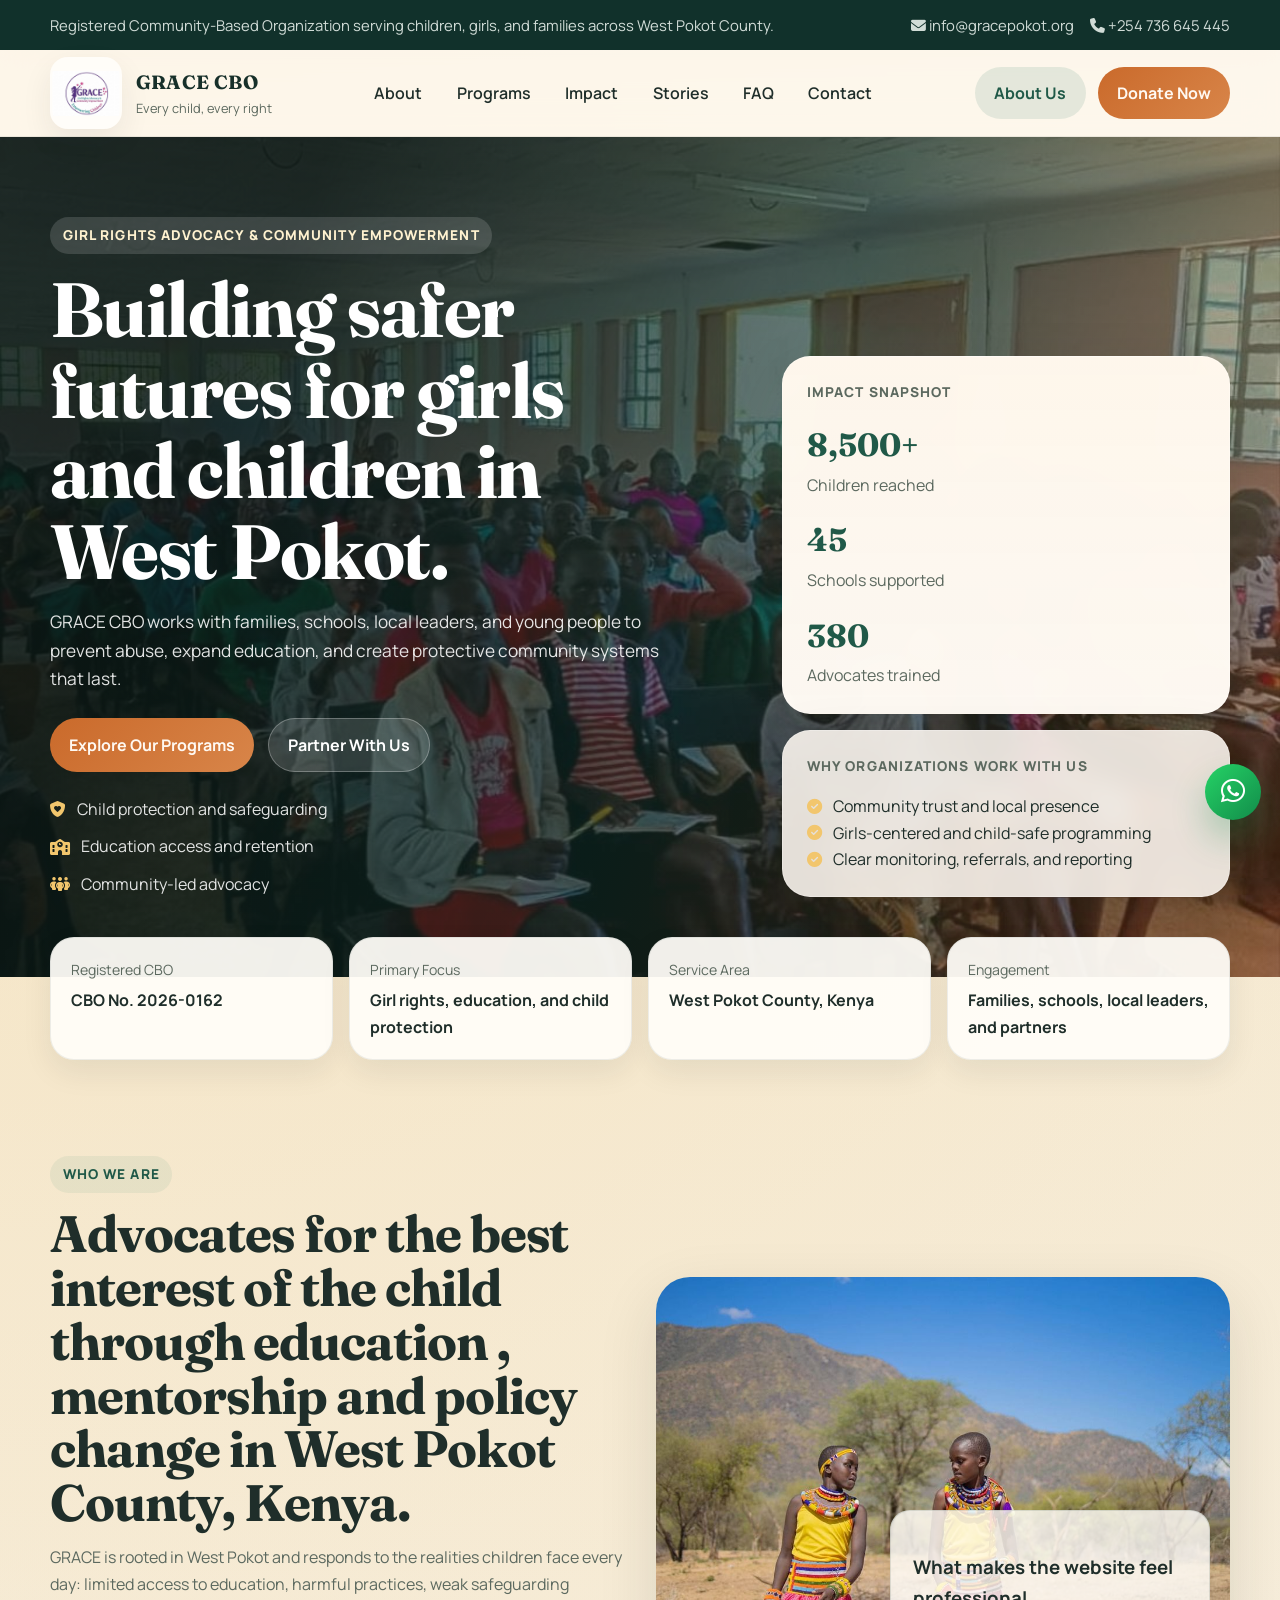
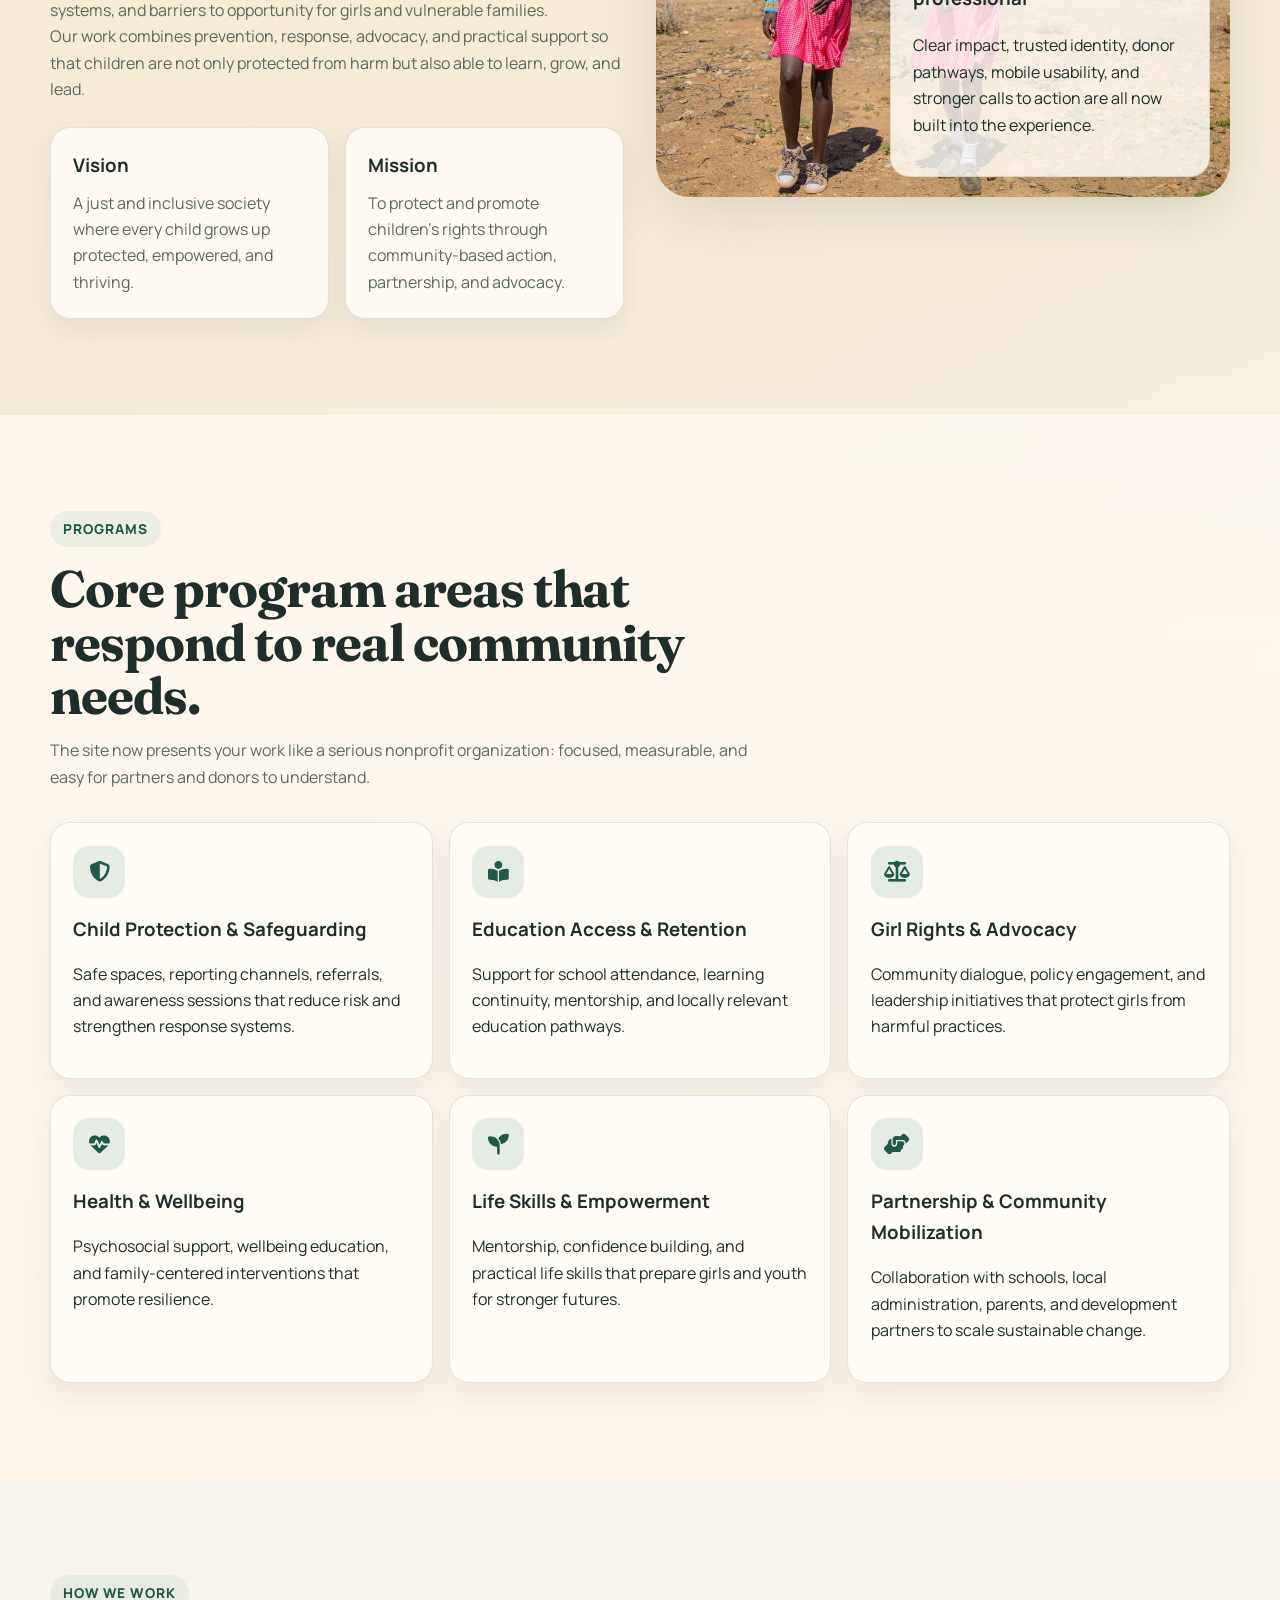
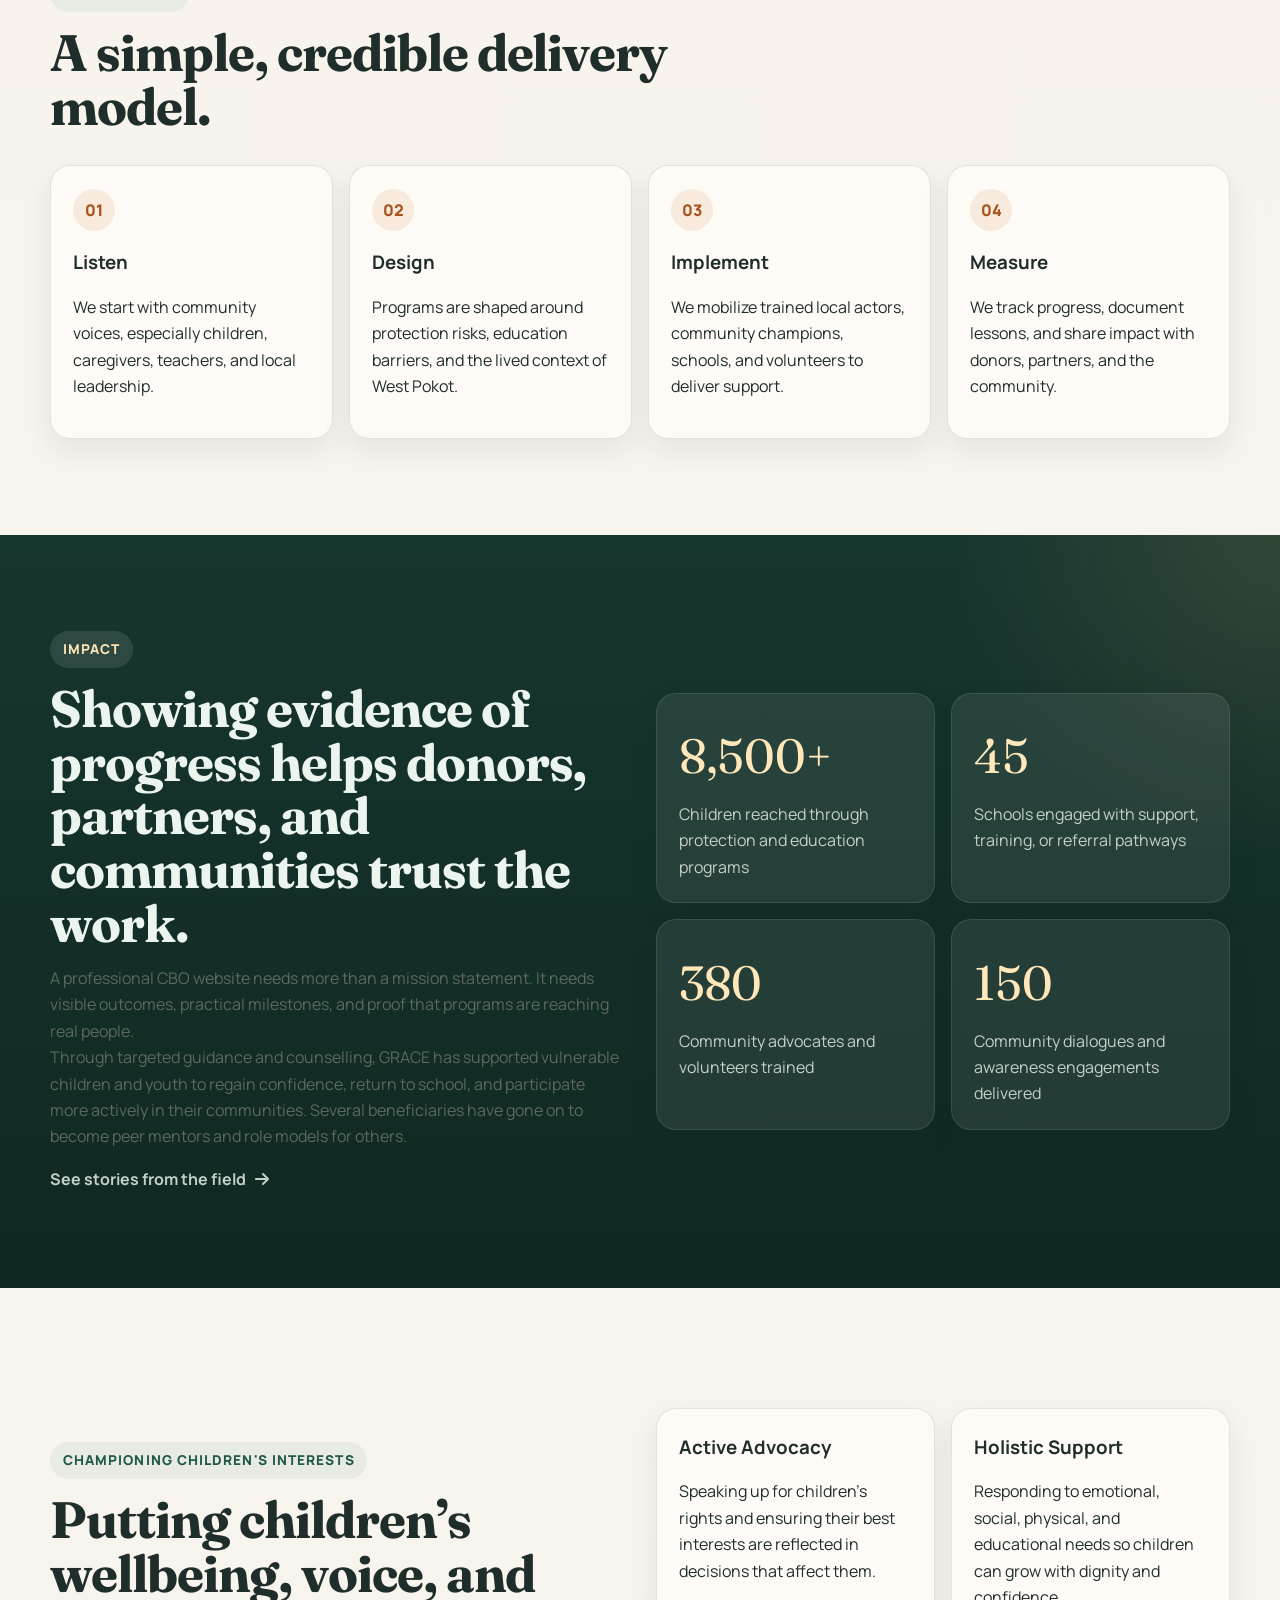
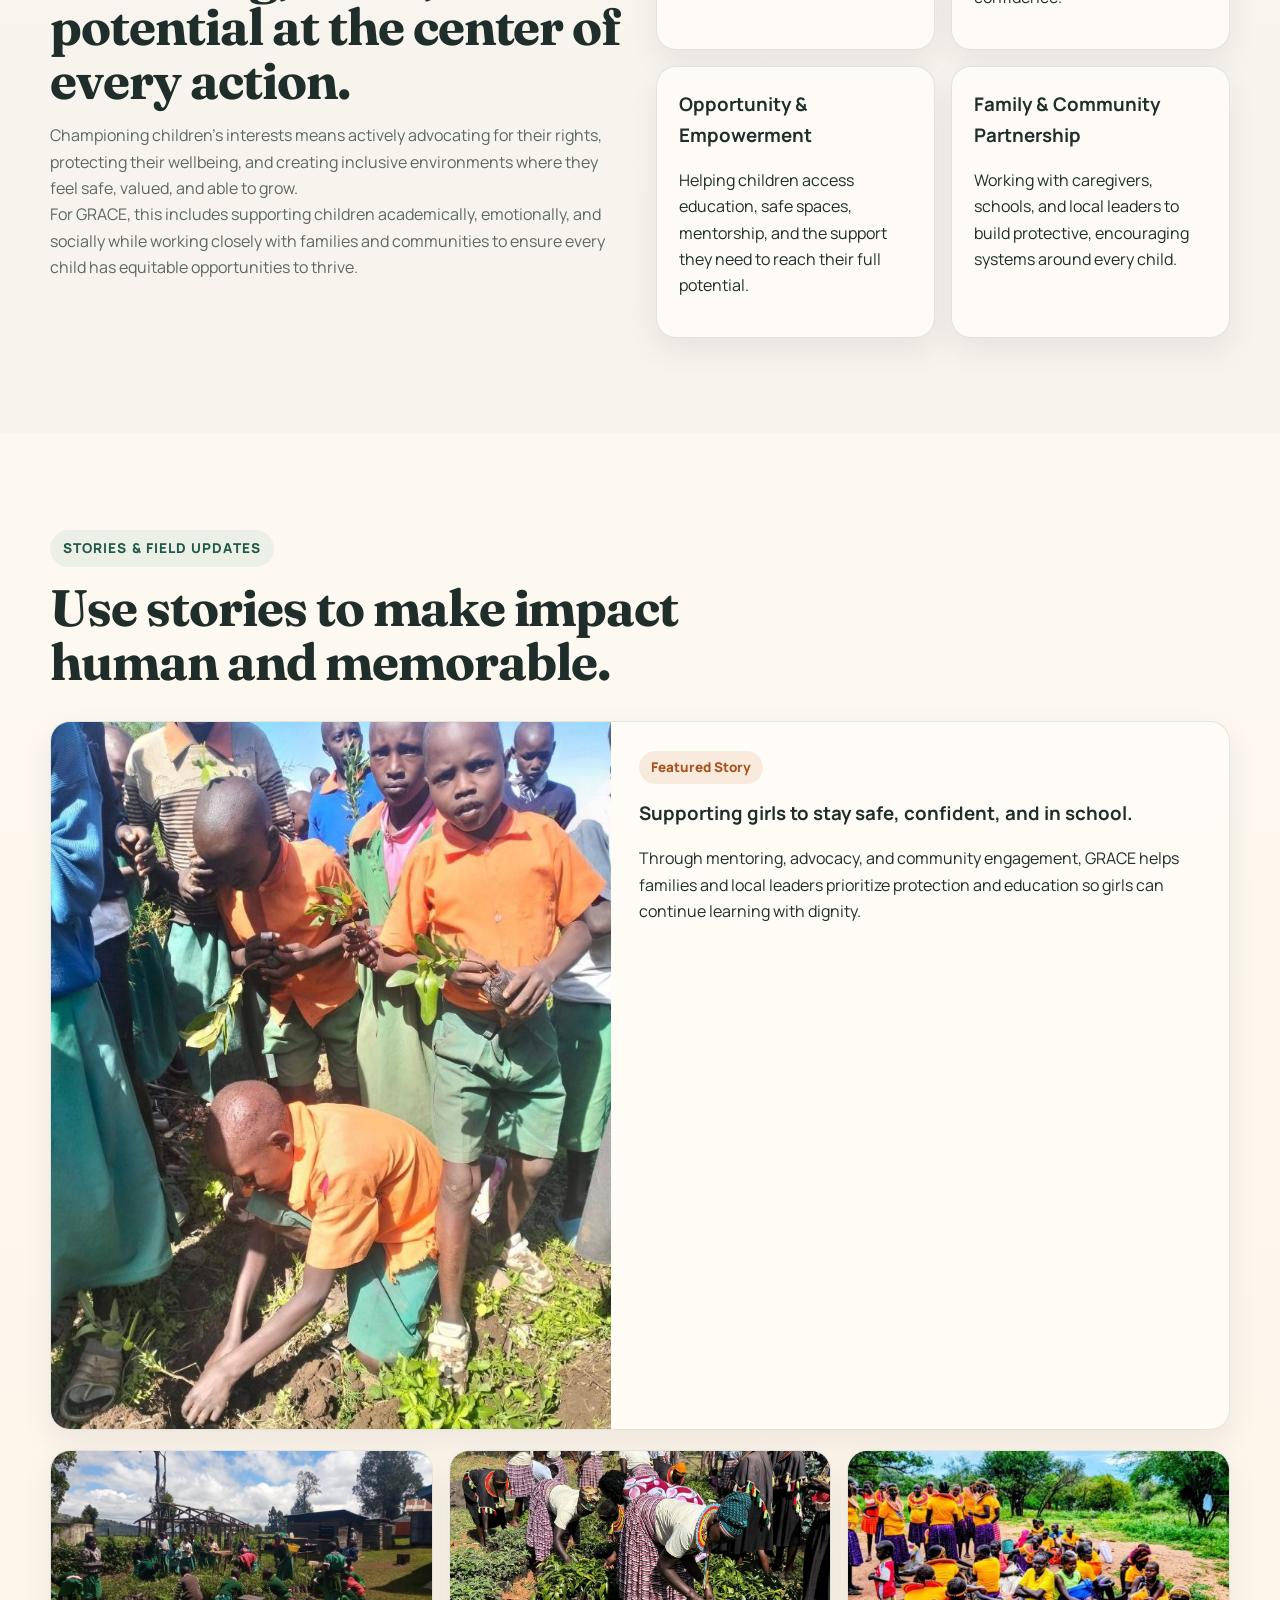
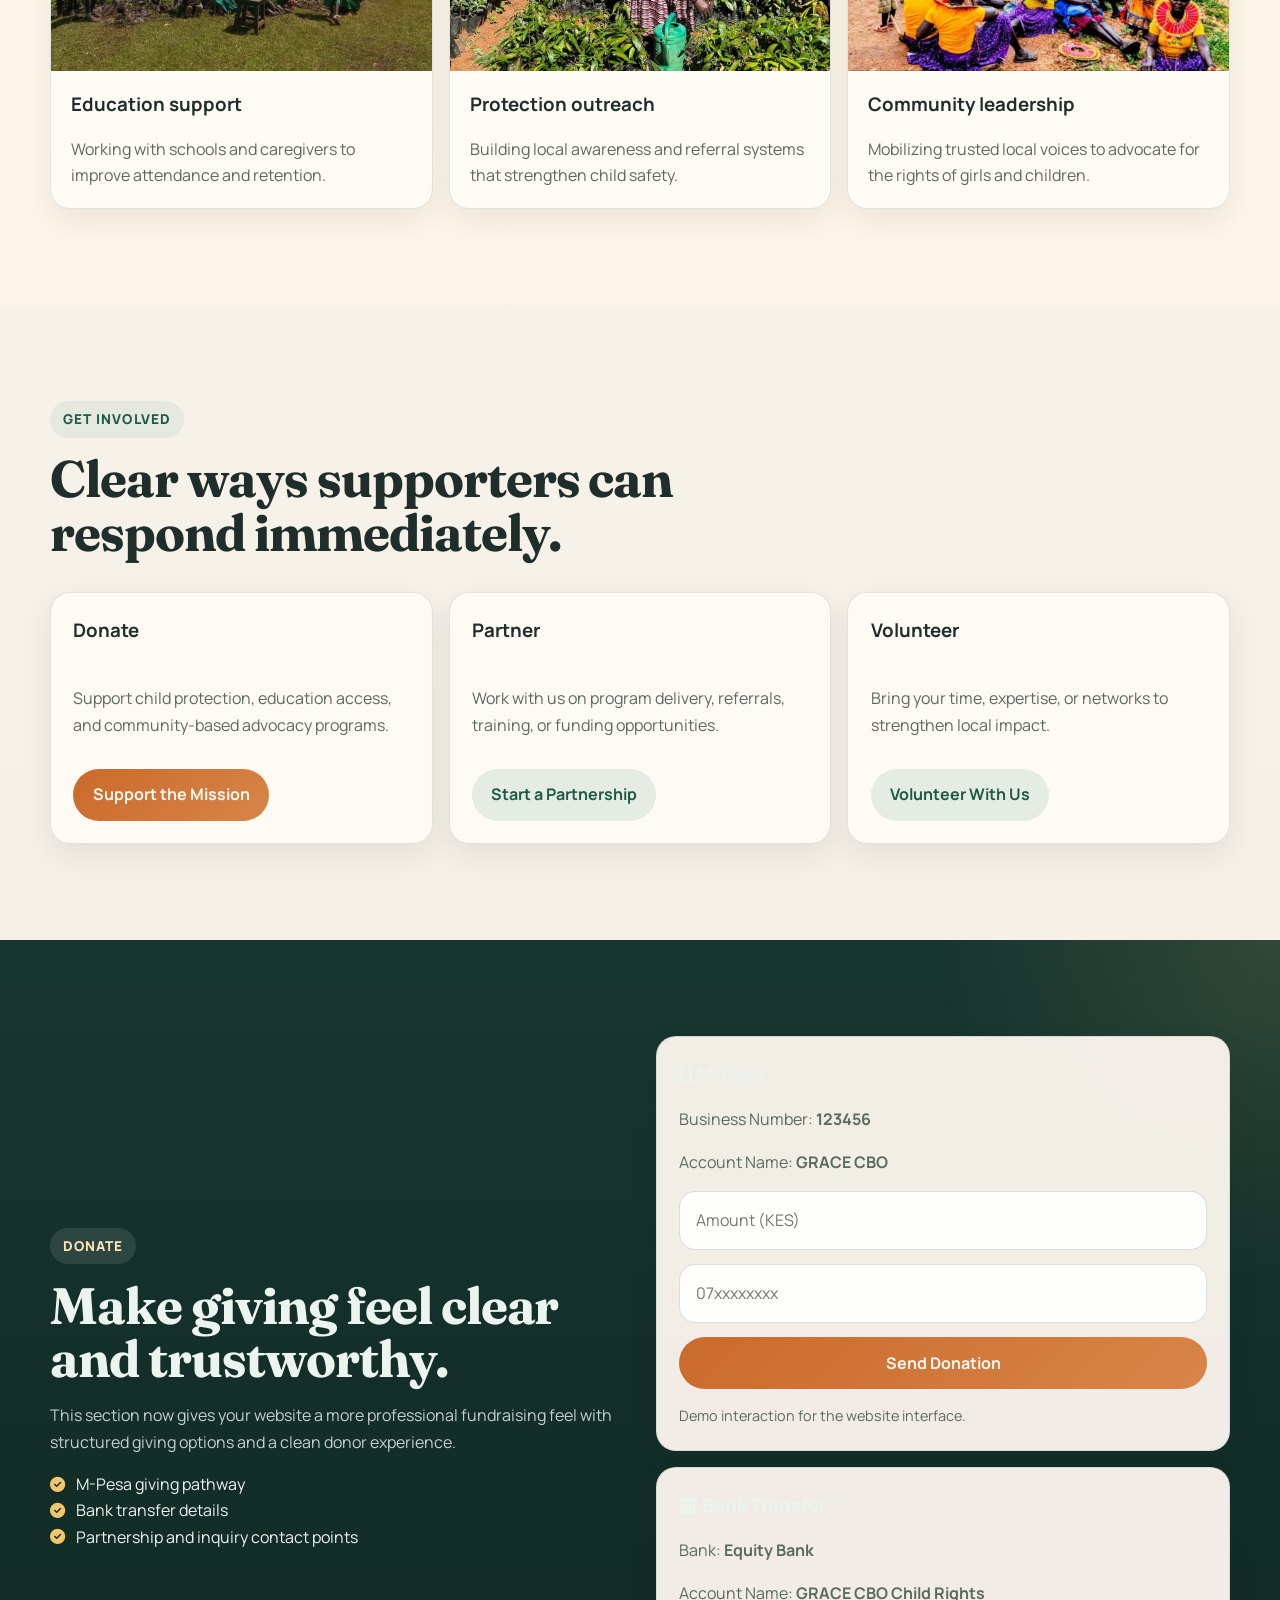
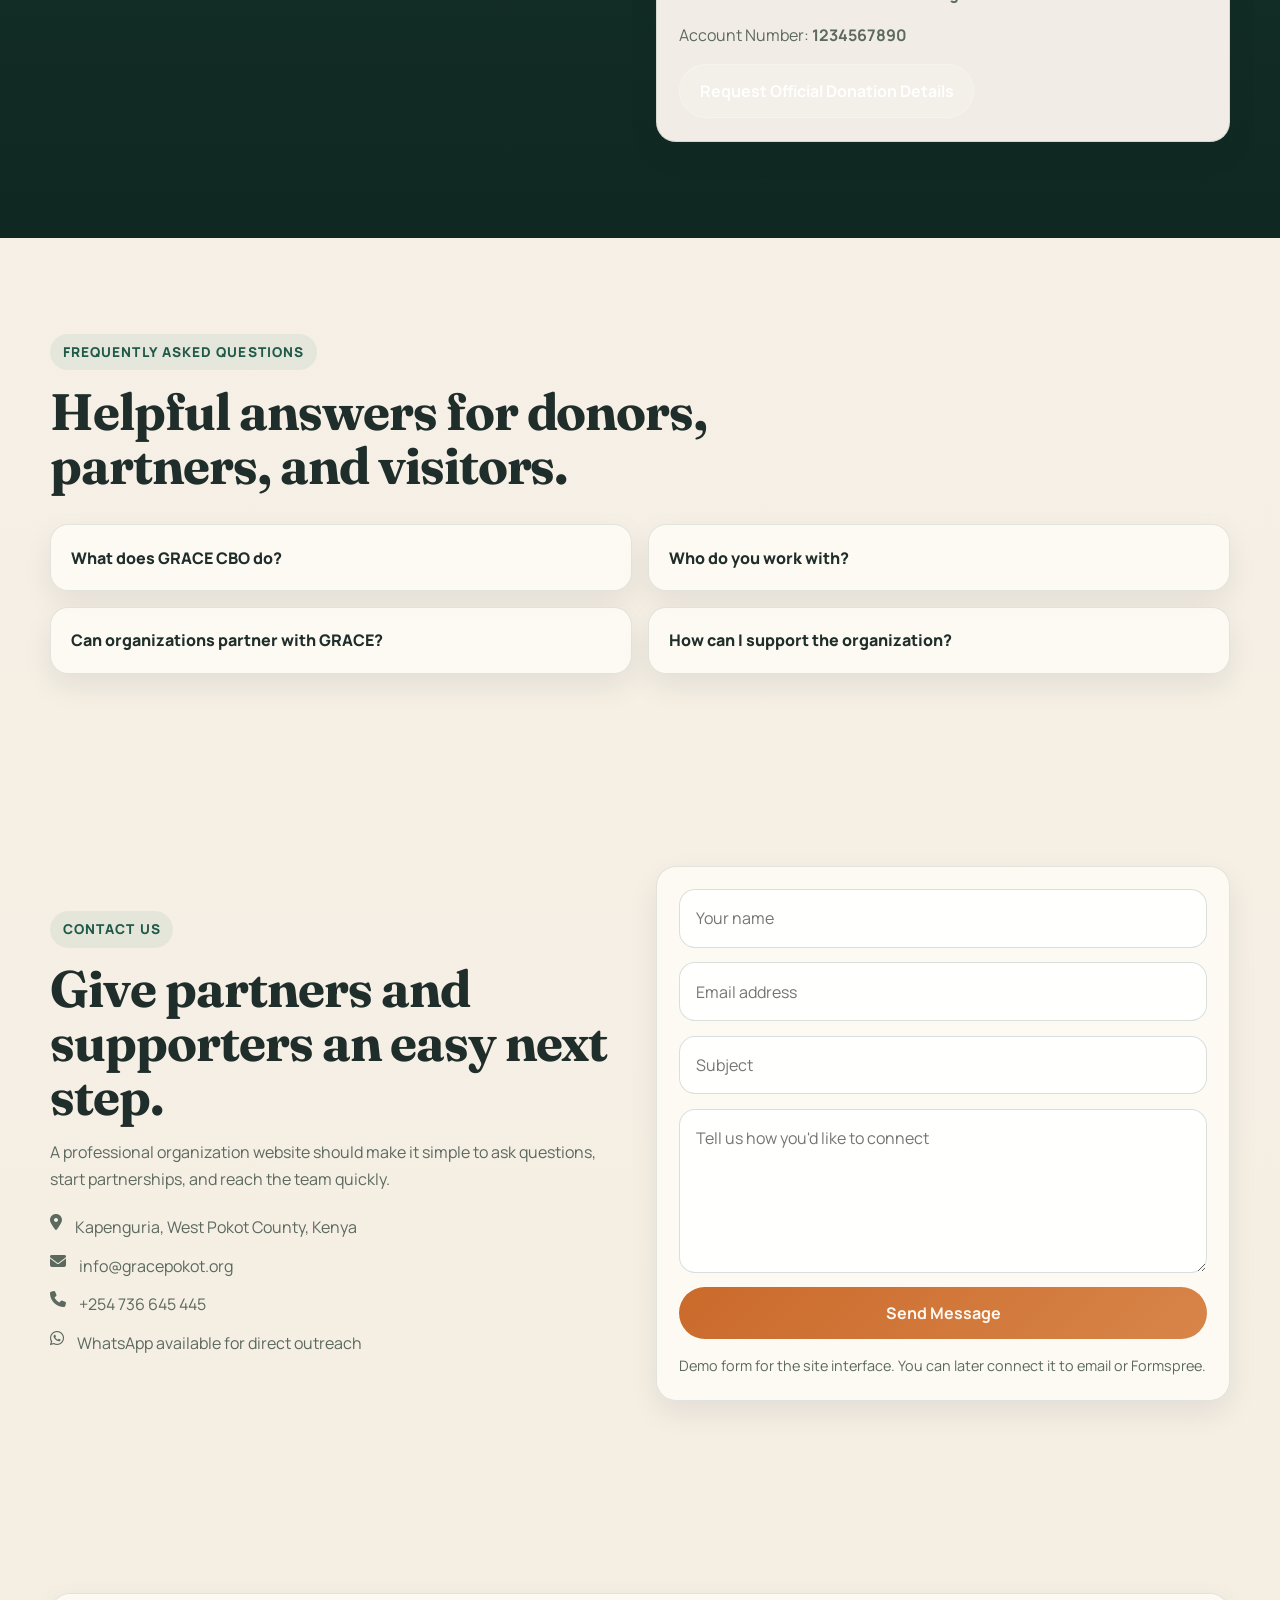
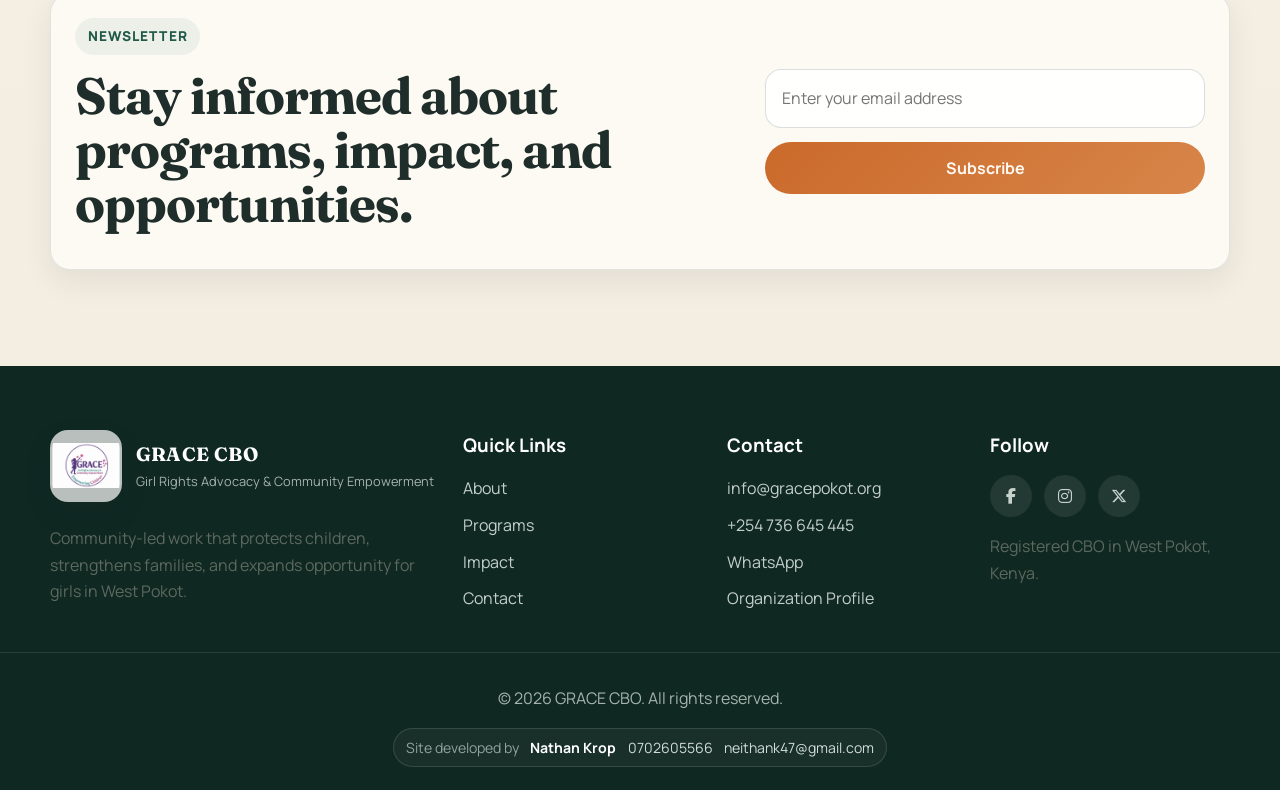
<file: index.html>
<!DOCTYPE html>
<html lang="en">
  <head>
    <meta charset="UTF-8" />
    <meta name="viewport" content="width=device-width, initial-scale=1.0" />
    <meta
      name="description"
      content="GRACE CBO is a community-based organization in West Pokot, Kenya, advancing girl rights, child protection, education access, and community empowerment."
    />
    <meta
      name="keywords"
      content="GRACE CBO, West Pokot, child protection, girl rights, education, NGO, community-based organization, Kenya"
    />
    <meta property="og:title" content="GRACE CBO | Girl Rights Advocacy & Community Empowerment" />
    <meta
      property="og:description"
      content="Community-led child protection, education, and empowerment programs for children and families in West Pokot."
    />
    <meta property="og:image" content="LOGO/logo2.jpg" />
    <meta property="og:type" content="website" />
    <meta name="twitter:card" content="summary_large_image" />
    <title>GRACE CBO | Girl Rights Advocacy & Community Empowerment</title>
    <link rel="preconnect" href="https://fonts.googleapis.com" />
    <link rel="preconnect" href="https://fonts.gstatic.com" crossorigin />
    <link
      href="https://fonts.googleapis.com/css2?family=Fraunces:wght@600;700&family=Manrope:wght@400;500;600;700;800&display=swap"
      rel="stylesheet"
    />
    <link
      rel="stylesheet"
      href="https://cdnjs.cloudflare.com/ajax/libs/font-awesome/6.5.1/css/all.min.css"
      integrity="sha512-DTOQO9RWCH3ppGqcWaEA1BIZOC6xxalwEsw9c2QQeAIftl+Vegovlnee1c9QX4TctnWMn13TZye+giMm8e2LwA=="
      crossorigin="anonymous"
      referrerpolicy="no-referrer"
    />
    <link rel="stylesheet" href="styles.css" />
    <script type="application/ld+json">
      {
        "@context": "https://schema.org",
        "@type": "NGO",
        "name": "GRACE - Girl Rights Advocacy & Community Empowerment",
        "description": "Community-based organization protecting children's rights in West Pokot, Kenya.",
        "url": "https://gracepokot.org",
        "logo": "LOGO/logo2.jpg",
        "address": {
          "@type": "PostalAddress",
          "addressRegion": "West Pokot County",
          "addressLocality": "Kapenguria",
          "addressCountry": "KE"
        },
        "contactPoint": {
          "@type": "ContactPoint",
          "telephone": "+254736 645 445",
          "email": "info@gracepokot.org",
          "contactType": "customer service"
        },
        "sameAs": [
          "https://instagram.com/gracepokot",
          "https://facebook.com/gracepokot",
          "https://twitter.com/gracepokot"
        ]
      }
    </script>
  </head>
  <body>
    <div class="top-strip">
      <div class="container top-strip-inner">
        <p>Registered Community-Based Organization serving children, girls, and families across West Pokot County.</p>
        <div class="top-strip-links">
          <a href="mailto:info@gracepokot.org"><i class="fas fa-envelope"></i> info@gracepokot.org</a>
          <a href="tel:+254736 645 445"><i class="fas fa-phone"></i> +254 736 645 445</a>
        </div>
      </div>
    </div>

    <header class="site-header" id="home">
      <div class="container header-inner">
        <a href="#home" class="logo" aria-label="GRACE CBO Home">
          <img src="LOGO/logo2.jpg" alt="GRACE CBO logo" class="logo-image" />
          <div class="logo-lockup">
            <span class="logo-text">GRACE CBO</span>
            <span class="logo-subtext">Every child, every right</span>
          </div>
        </a>

        <button
          class="menu-toggle"
          id="menu-toggle"
          aria-expanded="false"
          aria-controls="site-navigation"
          aria-label="Toggle navigation"
        >
          <span></span>
          <span></span>
          <span></span>
        </button>

        <nav class="main-nav" id="site-navigation" aria-label="Main navigation">
          <ul>
            <li><a href="#about">About</a></li>
            <li><a href="#programs">Programs</a></li>
            <li><a href="#impact">Impact</a></li>
            <li><a href="#stories">Stories</a></li>
            <li><a href="#faq">FAQ</a></li>
            <li><a href="#contact">Contact</a></li>
          </ul>
        </nav>

        <div class="header-actions">
          <a href="about.html" class="btn btn-secondary">About Us</a>
          <a href="#donate" class="btn btn-primary">Donate Now</a>
        </div>
      </div>
    </header>

    <main>
      <section class="hero">
        <img class="hero-image" src="img1/photo_2026-03-27_10-36-08.jpg" alt="Community outreach by GRACE CBO in West Pokot" />
        <div class="hero-overlay"></div>
        <div class="container hero-layout">
          <div class="hero-copy" data-reveal>
            <span class="eyebrow">Girl Rights Advocacy & Community Empowerment</span>
            <h1>Building safer futures for girls and children in West Pokot.</h1>
            <p>
              GRACE CBO works with families, schools, local leaders, and young people to prevent abuse,
              expand education, and create protective community systems that last.
            </p>
            <div class="hero-actions">
              <a href="#programs" class="btn btn-primary">Explore Our Programs</a>
              <a href="#contact" class="btn btn-ghost">Partner With Us</a>
            </div>
            <ul class="hero-points">
              <li><i class="fas fa-shield-heart"></i> Child protection and safeguarding</li>
              <li><i class="fas fa-school"></i> Education access and retention</li>
              <li><i class="fas fa-people-group"></i> Community-led advocacy</li>
            </ul>
          </div>

          <aside class="hero-panel" data-reveal>
            <div class="panel-card panel-card-accent">
              <p class="panel-label">Impact Snapshot</p>
              <div class="hero-stats">
                <div>
                  <strong>8,500+</strong>
                  <span>Children reached</span>
                </div>
                <div>
                  <strong>45</strong>
                  <span>Schools supported</span>
                </div>
                <div>
                  <strong>380</strong>
                  <span>Advocates trained</span>
                </div>
              </div>
            </div>
            <div class="panel-card">
              <p class="panel-label">Why organizations work with us</p>
              <ul class="check-list">
                <li>Community trust and local presence</li>
                <li>Girls-centered and child-safe programming</li>
                <li>Clear monitoring, referrals, and reporting</li>
              </ul>
            </div>
          </aside>
        </div>
      </section>

      <section class="trust-band">
        <div class="container trust-band-grid">
          <article data-reveal>
            <span>Registered CBO</span>
            <strong>CBO No. 2026-0162</strong>
          </article>
          <article data-reveal>
            <span>Primary Focus</span>
            <strong>Girl rights, education, and child protection</strong>
          </article>
          <article data-reveal>
            <span>Service Area</span>
            <strong>West Pokot County, Kenya</strong>
          </article>
          <article data-reveal>
            <span>Engagement</span>
            <strong>Families, schools, local leaders, and partners</strong>
          </article>
        </div>
      </section>

      <section class="section" id="about">
        <div class="container split-section">
          <div class="section-copy" data-reveal>
            <span class="eyebrow">Who We Are</span>
            <h2>Advocates for the best interest of the child through education , mentorship and policy change in West Pokot County, Kenya. </h2>
            <p>
              GRACE is rooted in West Pokot and responds to the realities children face every day:
              limited access to education, harmful practices, weak safeguarding systems, and barriers to
              opportunity for girls and vulnerable families.
            </p>
            <p>
              Our work combines prevention, response, advocacy, and practical support so that children are
              not only protected from harm but also able to learn, grow, and lead.
            </p>
            <div class="mini-grid">
              <div class="mini-card">
                <h3>Vision</h3>
                <p>A just and inclusive society where every child grows up protected, empowered, and thriving.</p>
              </div>
              <div class="mini-card">
                <h3>Mission</h3>
                <p>To protect and promote children's rights through community-based action, partnership, and advocacy.</p>
              </div>
            </div>
          </div>
          <div class="visual-stack" data-reveal>
            <img src="img1/photo_2026-03-27_10-36-06.jpg" alt="Community discussion facilitated by GRACE CBO" class="visual-main" />
            <div class="visual-card">
              <h3>What makes the website feel professional</h3>
              <p>
                Clear impact, trusted identity, donor pathways, mobile usability,
                and stronger calls to action are all now built into the experience.
              </p>
            </div>
          </div>
        </div>
      </section>

      <section class="section section-tinted" id="programs">
        <div class="container">
          <div class="section-heading" data-reveal>
            <span class="eyebrow">Programs</span>
            <h2>Core program areas that respond to real community needs.</h2>
            <p class="section-intro">
              The site now presents your work like a serious nonprofit organization: focused, measurable,
              and easy for partners and donors to understand.
            </p>
          </div>

          <div class="program-grid">
            <article class="info-card" data-reveal>
              <i class="fas fa-shield-halved"></i>
              <h3>Child Protection & Safeguarding</h3>
              <p>Safe spaces, reporting channels, referrals, and awareness sessions that reduce risk and strengthen response systems.</p>
            </article>
            <article class="info-card" data-reveal>
              <i class="fas fa-book-open-reader"></i>
              <h3>Education Access & Retention</h3>
              <p>Support for school attendance, learning continuity, mentorship, and locally relevant education pathways.</p>
            </article>
            <article class="info-card" data-reveal>
              <i class="fas fa-scale-balanced"></i>
              <h3>Girl Rights & Advocacy</h3>
              <p>Community dialogue, policy engagement, and leadership initiatives that protect girls from harmful practices.</p>
            </article>
            <article class="info-card" data-reveal>
              <i class="fas fa-heart-pulse"></i>
              <h3>Health & Wellbeing</h3>
              <p>Psychosocial support, wellbeing education, and family-centered interventions that promote resilience.</p>
            </article>
            <article class="info-card" data-reveal>
              <i class="fas fa-seedling"></i>
              <h3>Life Skills & Empowerment</h3>
              <p>Mentorship, confidence building, and practical life skills that prepare girls and youth for stronger futures.</p>
            </article>
            <article class="info-card" data-reveal>
              <i class="fas fa-handshake-angle"></i>
              <h3>Partnership & Community Mobilization</h3>
              <p>Collaboration with schools, local administration, parents, and development partners to scale sustainable change.</p>
            </article>
          </div>
        </div>
      </section>

      <section class="section" id="approach">
        <div class="container">
          <div class="section-heading" data-reveal>
            <span class="eyebrow">How We Work</span>
            <h2>A simple, credible delivery model.</h2>
          </div>
          <div class="timeline">
            <article class="timeline-step" data-reveal>
              <span>01</span>
              <h3>Listen</h3>
              <p>We start with community voices, especially children, caregivers, teachers, and local leadership.</p>
            </article>
            <article class="timeline-step" data-reveal>
              <span>02</span>
              <h3>Design</h3>
              <p>Programs are shaped around protection risks, education barriers, and the lived context of West Pokot.</p>
            </article>
            <article class="timeline-step" data-reveal>
              <span>03</span>
              <h3>Implement</h3>
              <p>We mobilize trained local actors, community champions, schools, and volunteers to deliver support.</p>
            </article>
            <article class="timeline-step" data-reveal>
              <span>04</span>
              <h3>Measure</h3>
              <p>We track progress, document lessons, and share impact with donors, partners, and the community.</p>
            </article>
          </div>
        </div>
      </section>

      <section class="section section-deep" id="impact">
        <div class="container">
          <div class="impact-layout">
            <div class="section-copy" data-reveal>
              <span class="eyebrow">Impact</span>
              <h2>Showing evidence of progress helps donors, partners, and communities trust the work.</h2>
              <p>
                A professional CBO website needs more than a mission statement. It needs visible outcomes,
                practical milestones, and proof that programs are reaching real people.
              </p>
              <p>
                Through targeted guidance and counselling, GRACE has supported vulnerable children and youth
                to regain confidence, return to school, and participate more actively in their communities.
                Several beneficiaries have gone on to become peer mentors and role models for others.
              </p>
              <a href="#stories" class="text-link">See stories from the field <i class="fas fa-arrow-right"></i></a>
            </div>
            <div class="metrics-grid">
              <article class="metric-card" data-reveal>
                <div class="count" data-target="8500">0</div>
                <p>Children reached through protection and education programs</p>
              </article>
              <article class="metric-card" data-reveal>
                <div class="count" data-target="45">0</div>
                <p>Schools engaged with support, training, or referral pathways</p>
              </article>
              <article class="metric-card" data-reveal>
                <div class="count" data-target="380">0</div>
                <p>Community advocates and volunteers trained</p>
              </article>
              <article class="metric-card" data-reveal>
                <div class="count" data-target="150">0</div>
                <p>Community dialogues and awareness engagements delivered</p>
              </article>
            </div>
          </div>
        </div>
      </section>

      <section class="section" id="children-interests">
        <div class="container split-section">
          <div class="section-copy" data-reveal>
            <span class="eyebrow">Championing Children's Interests</span>
            <h2>Putting children’s wellbeing, voice, and potential at the center of every action.</h2>
            <p>
              Championing children’s interests means actively advocating for their rights, protecting their
              wellbeing, and creating inclusive environments where they feel safe, valued, and able to grow.
            </p>
            <p>
              For GRACE, this includes supporting children academically, emotionally, and socially while
              working closely with families and communities to ensure every child has equitable opportunities
              to thrive.
            </p>
          </div>
          <div class="mini-grid" data-reveal>
            <div class="mini-card">
              <h3>Active Advocacy</h3>
              <p>Speaking up for children’s rights and ensuring their best interests are reflected in decisions that affect them.</p>
            </div>
            <div class="mini-card">
              <h3>Holistic Support</h3>
              <p>Responding to emotional, social, physical, and educational needs so children can grow with dignity and confidence.</p>
            </div>
            <div class="mini-card">
              <h3>Opportunity & Empowerment</h3>
              <p>Helping children access education, safe spaces, mentorship, and the support they need to reach their full potential.</p>
            </div>
            <div class="mini-card">
              <h3>Family & Community Partnership</h3>
              <p>Working with caregivers, schools, and local leaders to build protective, encouraging systems around every child.</p>
            </div>
          </div>
        </div>
      </section>

      <section class="section section-tinted" id="stories">
        <div class="container">
          <div class="section-heading" data-reveal>
            <span class="eyebrow">Stories & Field Updates</span>
            <h2>Use stories to make impact human and memorable.</h2>
          </div>
          <div class="story-layout">
            <article class="featured-story" data-reveal>
              <img src="img1/photo_2026-03-27_10-36-11.jpg" alt="GRACE CBO education and empowerment activity" />
              <div class="featured-story-copy">
                <span class="story-tag">Featured Story</span>
                <h3>Supporting girls to stay safe, confident, and in school.</h3>
                <p>
                  Through mentoring, advocacy, and community engagement, GRACE helps families and local leaders
                  prioritize protection and education so girls can continue learning with dignity.
                </p>
              </div>
            </article>
            <div class="story-grid">
              <article class="story-card" data-reveal>
                <img src="img1/photo_2026-03-27_10-36-07.jpg" alt="School support activity" />
                <h3>Education support</h3>
                <p>Working with schools and caregivers to improve attendance and retention.</p>
              </article>
              <article class="story-card" data-reveal>
                <img src="img1/photo_2026-03-27_10-36-09.jpg" alt="Child protection outreach" />
                <h3>Protection outreach</h3>
                <p>Building local awareness and referral systems that strengthen child safety.</p>
              </article>
              <article class="story-card" data-reveal>
                <img src="img1/photo_2026-03-27_10-36-12.jpg" alt="Community dialogue forum" />
                <h3>Community leadership</h3>
                <p>Mobilizing trusted local voices to advocate for the rights of girls and children.</p>
              </article>
            </div>
          </div>
        </div>
      </section>

      <section class="section" id="get-involved">
        <div class="container">
          <div class="section-heading" data-reveal>
            <span class="eyebrow">Get Involved</span>
            <h2>Clear ways supporters can respond immediately.</h2>
          </div>
          <div class="action-grid">
            <article class="action-card" data-reveal>
              <h3>Donate</h3>
              <p>Support child protection, education access, and community-based advocacy programs.</p>
              <a href="#donate" class="btn btn-primary">Support the Mission</a>
            </article>
            <article class="action-card" data-reveal>
              <h3>Partner</h3>
              <p>Work with us on program delivery, referrals, training, or funding opportunities.</p>
              <a href="#contact" class="btn btn-secondary">Start a Partnership</a>
            </article>
            <article class="action-card" data-reveal>
              <h3>Volunteer</h3>
              <p>Bring your time, expertise, or networks to strengthen local impact.</p>
              <a href="#contact" class="btn btn-secondary">Volunteer With Us</a>
            </article>
          </div>
        </div>
      </section>

      <section class="section section-deep" id="donate">
        <div class="container donate-layout">
          <div class="donate-copy" data-reveal>
            <span class="eyebrow">Donate</span>
            <h2>Make giving feel clear and trustworthy.</h2>
            <p>
              This section now gives your website a more professional fundraising feel with structured giving
              options and a clean donor experience.
            </p>
            <ul class="check-list">
              <li>M-Pesa giving pathway</li>
              <li>Bank transfer details</li>
              <li>Partnership and inquiry contact points</li>
            </ul>
          </div>

          <div class="donate-cards">
            <article class="donation-card" data-reveal>
              <h3><i class="fas fa-mobile-screen-button"></i> M-Pesa</h3>
              <p>Business Number: <strong>123456</strong></p>
              <p>Account Name: <strong>GRACE CBO</strong></p>
              <form id="mpesa-form" class="stack-form">
                <input type="number" id="donation-amount" placeholder="Amount (KES)" min="50" required />
                <input type="tel" id="donor-phone" placeholder="07xxxxxxxx" required />
                <button type="submit" class="btn btn-primary">Send Donation</button>
                <p class="form-note">Demo interaction for the website interface.</p>
              </form>
            </article>

            <article class="donation-card" data-reveal>
              <h3><i class="fas fa-building-columns"></i> Bank Transfer</h3>
              <p>Bank: <strong>Equity Bank</strong></p>
              <p>Account Name: <strong>GRACE CBO Child Rights</strong></p>
              <p>Account Number: <strong>1234567890</strong></p>
              <a href="#contact" class="btn btn-ghost">Request Official Donation Details</a>
            </article>
          </div>
        </div>
      </section>

      <section class="section faq-section" id="faq">
        <div class="container">
          <div class="section-heading" data-reveal>
            <span class="eyebrow">Frequently Asked Questions</span>
            <h2>Helpful answers for donors, partners, and visitors.</h2>
          </div>
          <div class="faq-grid">
            <details data-reveal>
              <summary>What does GRACE CBO do?</summary>
              <p>GRACE advances girl rights, child protection, education access, community advocacy, and family wellbeing in West Pokot.</p>
            </details>
            <details data-reveal>
              <summary>Who do you work with?</summary>
              <p>We work with children, caregivers, schools, volunteers, local leaders, faith actors, and development partners.</p>
            </details>
            <details data-reveal>
              <summary>Can organizations partner with GRACE?</summary>
              <p>Yes. The website now clearly positions GRACE as partnership-ready for local collaboration, donor engagement, and project support.</p>
            </details>
            <details data-reveal>
              <summary>How can I support the organization?</summary>
              <p>You can donate, volunteer, share the work, or contact the team for collaboration and sponsorship opportunities.</p>
            </details>
          </div>
        </div>
      </section>

      <section class="section contact-section" id="contact">
        <div class="container contact-layout">
          <div class="contact-copy" data-reveal>
            <span class="eyebrow">Contact Us</span>
            <h2>Give partners and supporters an easy next step.</h2>
            <p>
              A professional organization website should make it simple to ask questions, start partnerships,
              and reach the team quickly.
            </p>
            <div class="contact-points">
              <p><i class="fas fa-location-dot"></i> Kapenguria, West Pokot County, Kenya</p>
              <p><i class="fas fa-envelope"></i> info@gracepokot.org</p>
              <p><i class="fas fa-phone"></i> +254 736 645 445</p>
              <p><i class="fab fa-whatsapp"></i> WhatsApp available for direct outreach</p>
            </div>
          </div>

          <form id="contact-form" class="contact-form" data-reveal>
            <input type="text" name="name" placeholder="Your name" required />
            <input type="email" name="email" placeholder="Email address" required />
            <input type="text" name="subject" placeholder="Subject" required />
            <textarea name="message" rows="5" placeholder="Tell us how you'd like to connect" required></textarea>
            <button type="submit" class="btn btn-primary">Send Message</button>
            <p class="form-note">Demo form for the site interface. You can later connect it to email or Formspree.</p>
          </form>
        </div>
      </section>

      <section class="section newsletter-section">
        <div class="container newsletter-panel" data-reveal>
          <div>
            <span class="eyebrow">Newsletter</span>
            <h2>Stay informed about programs, impact, and opportunities.</h2>
          </div>
          <form id="newsletter-form" class="newsletter-form">
            <input type="email" name="email" placeholder="Enter your email address" required />
            <button type="submit" class="btn btn-primary">Subscribe</button>
          </form>
        </div>
      </section>
    </main>

    <footer class="site-footer">
      <div class="container footer-main">
        <div class="footer-brand">
          <a href="#home" class="logo footer-logo" aria-label="GRACE CBO Home">
            <img src="LOGO/logo2.jpg" alt="GRACE CBO logo" class="logo-image" />
            <div class="logo-lockup">
              <span class="logo-text">GRACE CBO</span>
              <span class="logo-subtext">Girl Rights Advocacy & Community Empowerment</span>
            </div>
          </a>
          <p>
            Community-led work that protects children, strengthens families, and expands opportunity for girls in West Pokot.
          </p>
        </div>

        <div class="footer-links">
          <h3>Quick Links</h3>
          <ul>
            <li><a href="#about">About</a></li>
            <li><a href="#programs">Programs</a></li>
            <li><a href="#impact">Impact</a></li>
            <li><a href="#contact">Contact</a></li>
          </ul>
        </div>

        <div class="footer-links">
          <h3>Contact</h3>
          <ul>
            <li><a href="mailto:info@gracepokot.org">info@gracepokot.org</a></li>
            <li><a href="tel:+254736 645 445">+254 736 645 445</a></li>
            <li><a href="https://wa.me/254736645445" target="_blank" rel="noopener noreferrer">WhatsApp</a></li>
            <li><a href="about.html">Organization Profile</a></li>
          </ul>
        </div>

        <div class="footer-links">
          <h3>Follow</h3>
          <div class="social-row">
            <a href="https://facebook.com/gracepokot" aria-label="Facebook"><i class="fab fa-facebook-f"></i></a>
            <a href="https://instagram.com/gracepokot" aria-label="Instagram"><i class="fab fa-instagram"></i></a>
            <a href="https://twitter.com/gracepokot" aria-label="Twitter"><i class="fab fa-x-twitter"></i></a>
          </div>
          <p class="footer-note">Registered CBO in West Pokot, Kenya.</p>
        </div>
      </div>
      <div class="footer-bottom">
        <p>&copy; <span id="year"></span> GRACE CBO. All rights reserved.</p>
        <div class="developer-credit" aria-label="Developer details">
          <span class="developer-label">Site developed by</span>
          <strong>Nathan Krop</strong>
          <a href="tel:0702605566">0702605566</a>
          <a href="mailto:neithank47@gmail.com">neithank47@gmail.com</a>
        </div>
      </div>
    </footer>

    <a href="#home" class="back-to-top" id="back-to-top" aria-label="Back to top">
      <i class="fas fa-arrow-up"></i>
    </a>

    <a
      href="https://wa.me/254736645445"
      class="whatsapp-float"
      aria-label="Chat with GRACE CBO on WhatsApp"
      target="_blank"
      rel="noopener noreferrer"
    >
      <i class="fab fa-whatsapp"></i>
    </a>

    <script src="script.js" defer></script>
  </body>
</html>
</file>
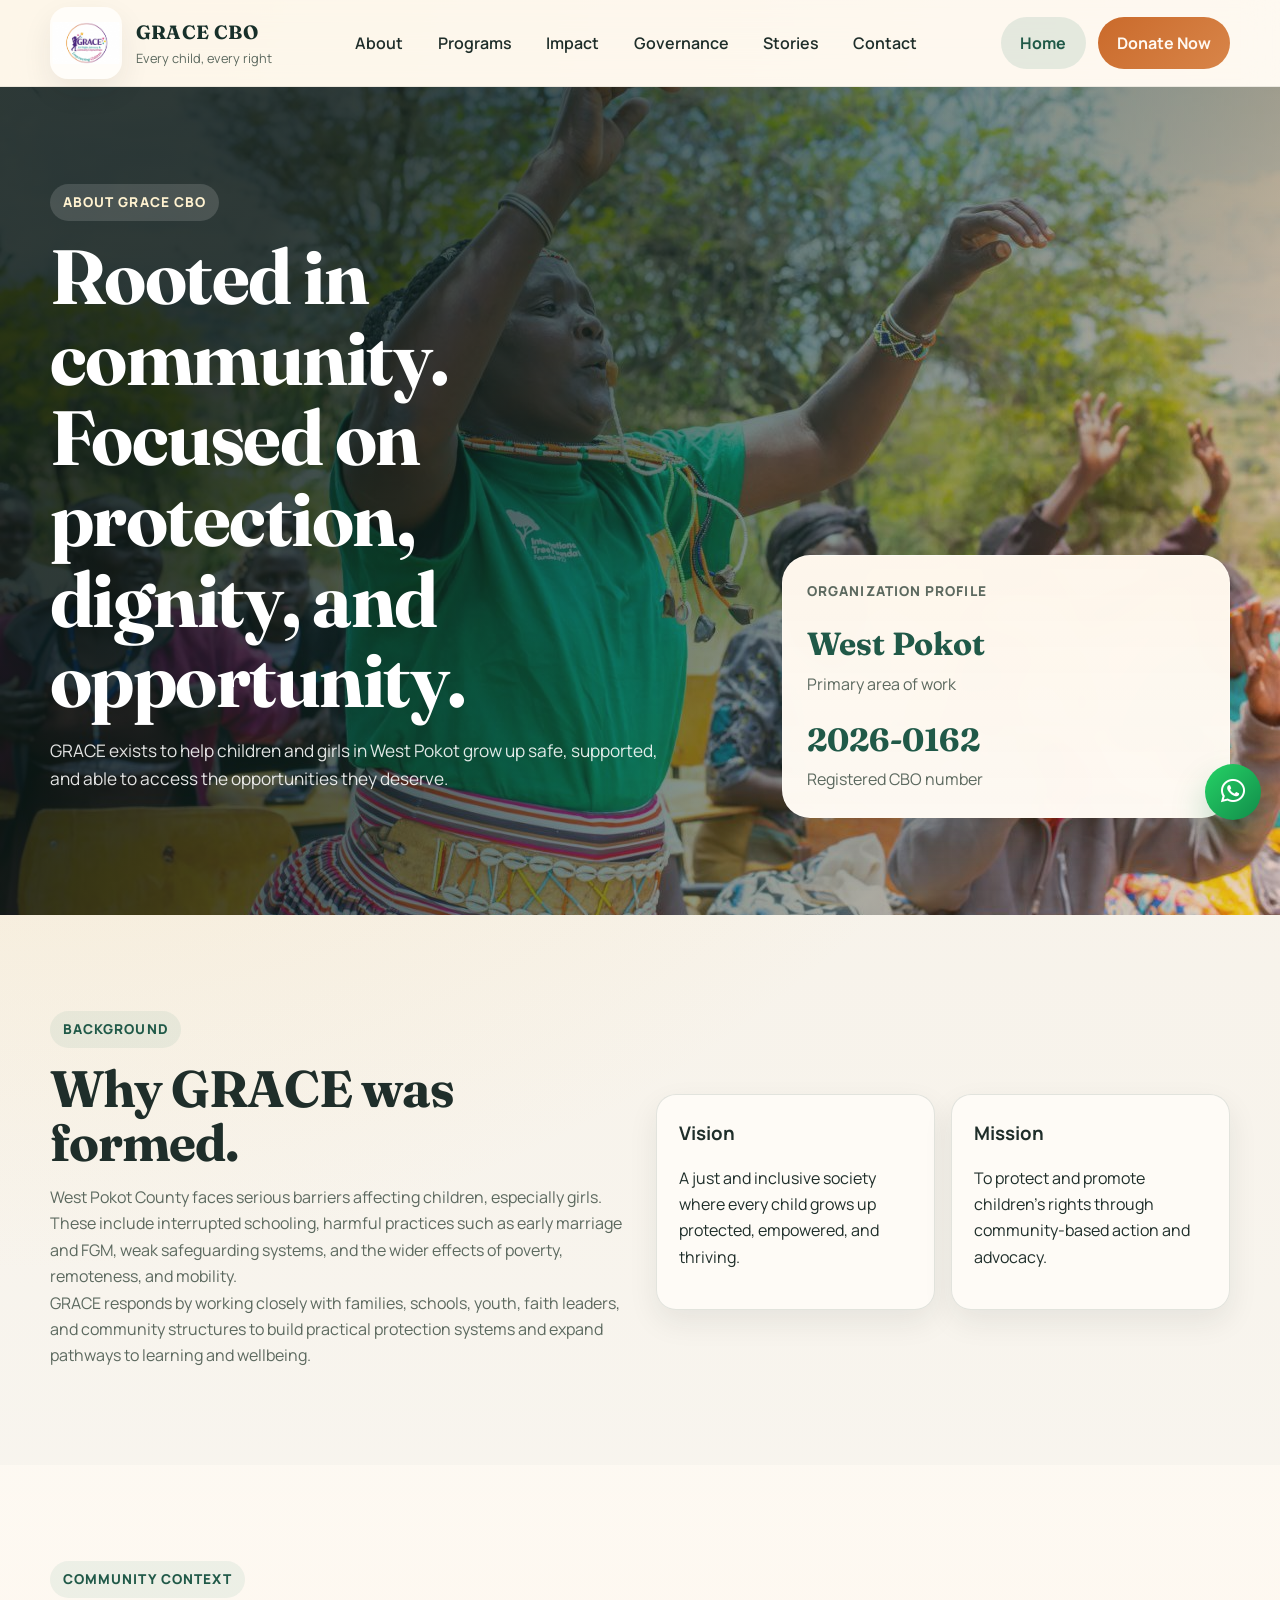
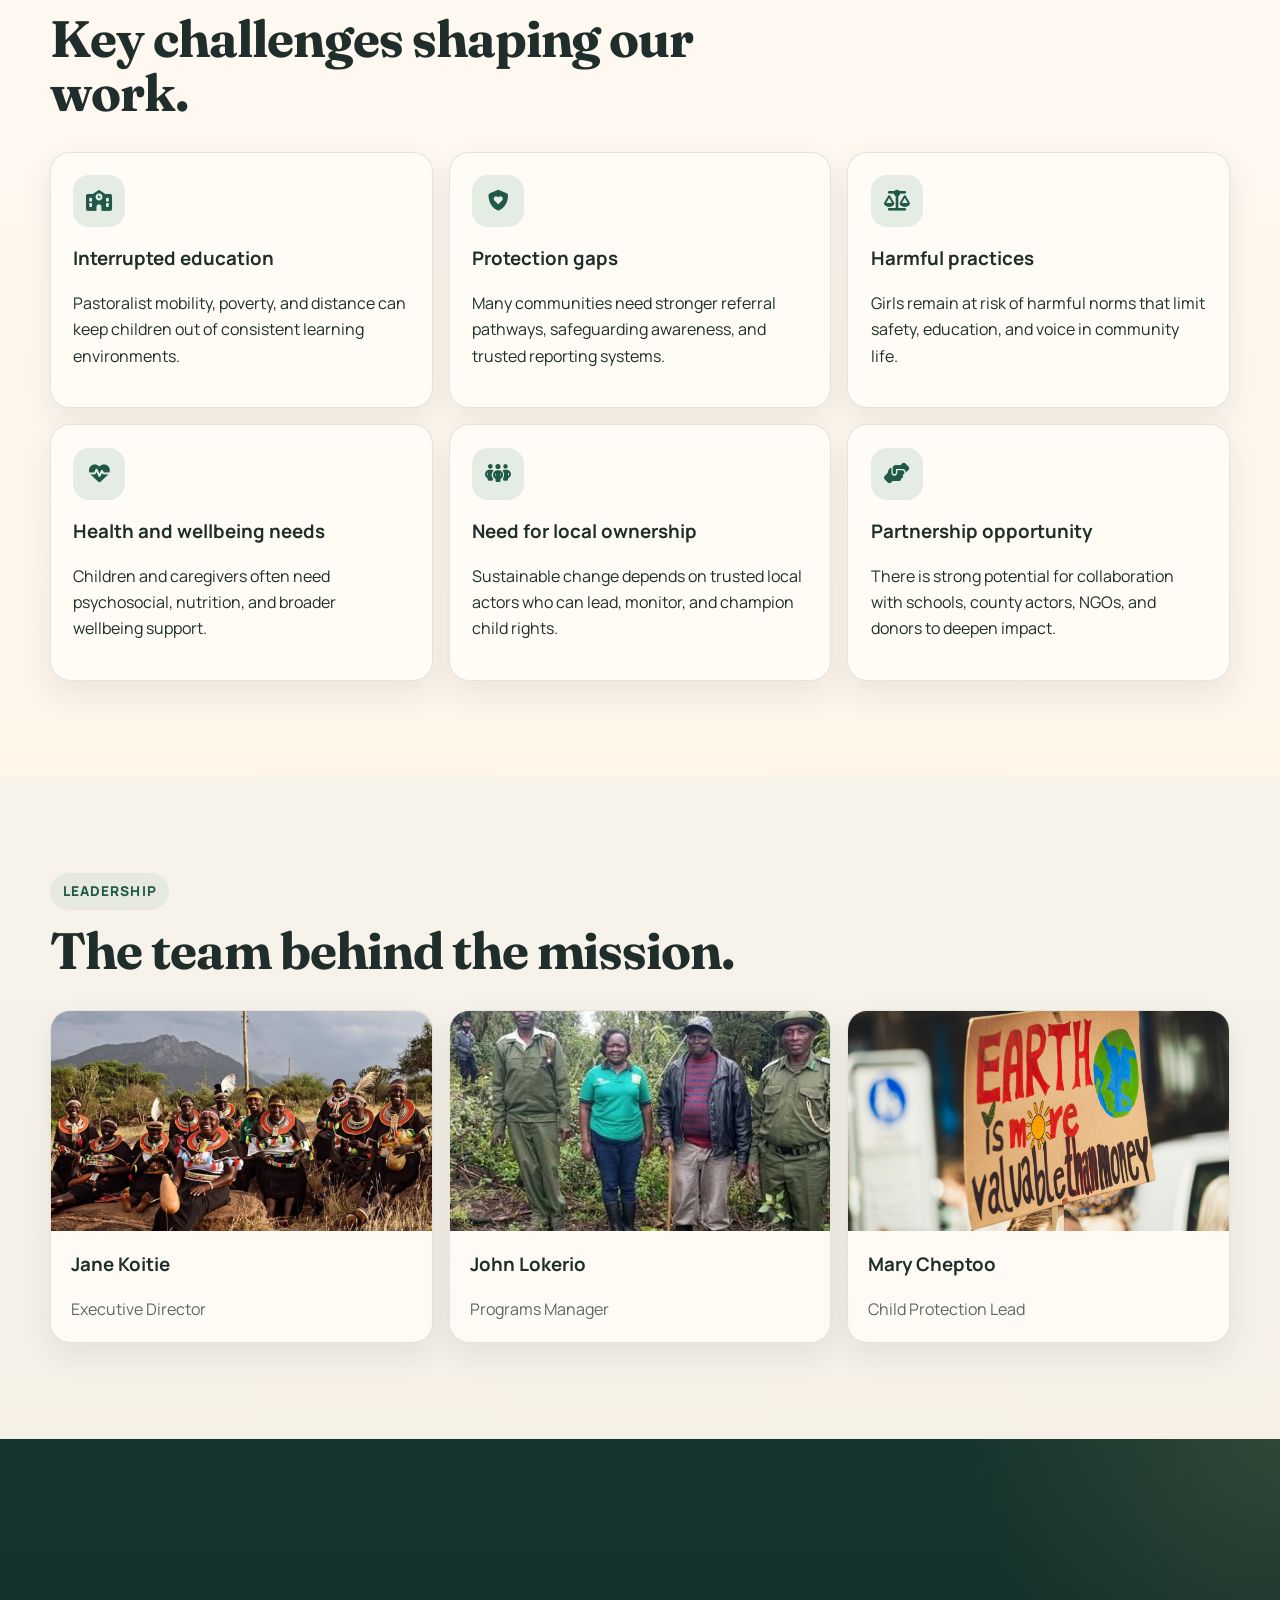
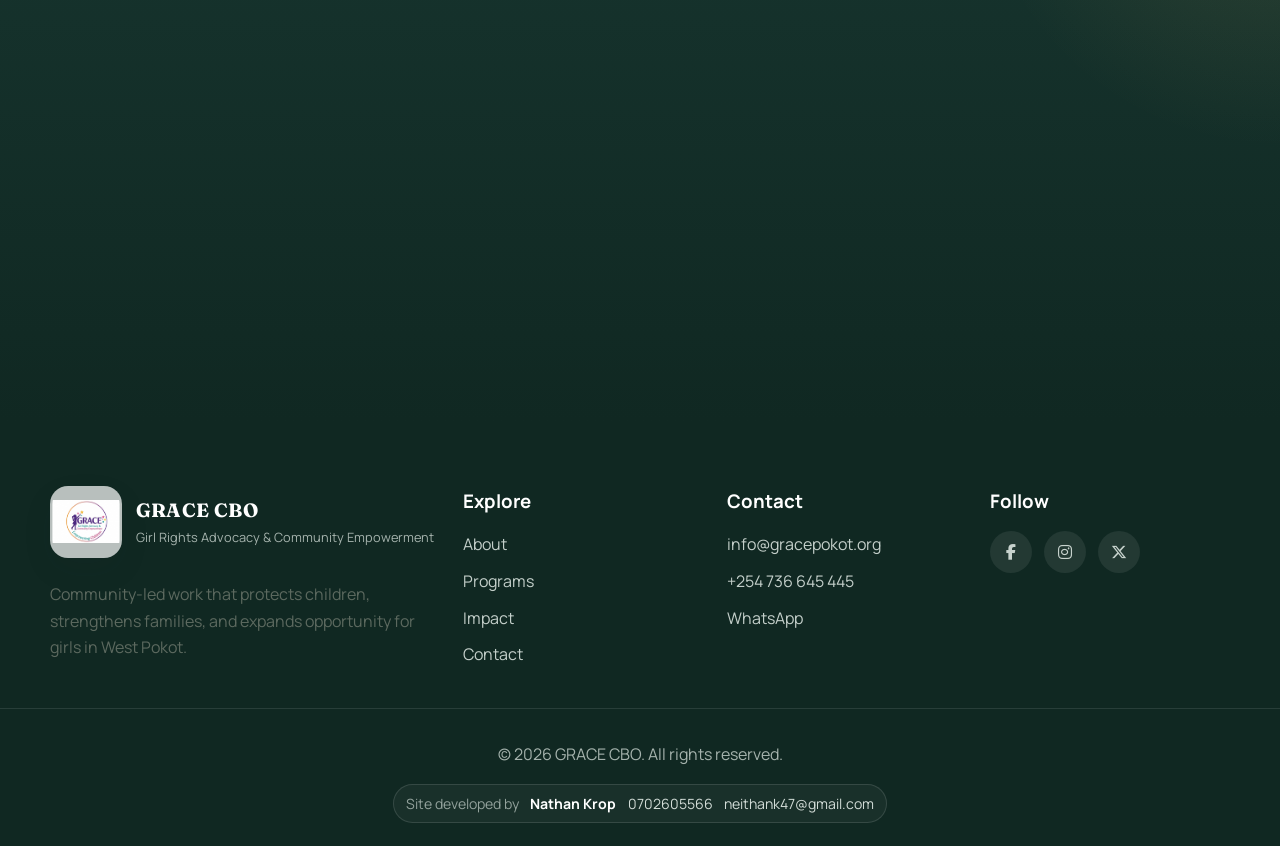
<file: about.html>
<!DOCTYPE html>
<html lang="en">
  <head>
    <meta charset="UTF-8" />
    <meta name="viewport" content="width=device-width, initial-scale=1.0" />
    <meta
      name="description"
      content="About GRACE CBO in West Pokot, Kenya: our background, mission, challenges, leadership, and community-centered approach."
    />
    <meta property="og:title" content="About GRACE CBO" />
    <meta property="og:description" content="Learn about the mission, context, and leadership of GRACE CBO." />
    <meta property="og:image" content="LOGO/Grace.png" />
    <title>About GRACE CBO</title>
    <link rel="preconnect" href="https://fonts.googleapis.com" />
    <link rel="preconnect" href="https://fonts.gstatic.com" crossorigin />
    <link
      href="https://fonts.googleapis.com/css2?family=Fraunces:wght@600;700&family=Manrope:wght@400;500;600;700;800&display=swap"
      rel="stylesheet"
    />
    <link
      rel="stylesheet"
      href="https://cdnjs.cloudflare.com/ajax/libs/font-awesome/6.5.1/css/all.min.css"
      integrity="sha512-DTOQO9RWCH3ppGqcWaEA1BIZOC6xxalwEsw9c2QQeAIftl+Vegovlnee1c9QX4TctnWMn13TZye+giMm8e2LwA=="
      crossorigin="anonymous"
      referrerpolicy="no-referrer"
    />
    <link rel="stylesheet" href="styles.css" />
  </head>
  <body>
    <header class="site-header" id="home">
      <div class="container header-inner">
        <a href="index.html#home" class="logo" aria-label="GRACE CBO Home">
          <img src="LOGO/Grace.png" alt="GRACE CBO logo" class="logo-image" />
          <div class="logo-lockup">
            <span class="logo-text">GRACE CBO</span>
            <span class="logo-subtext">Every child, every right</span>
          </div>
        </a>

        <button
          class="menu-toggle"
          id="menu-toggle"
          aria-expanded="false"
          aria-controls="site-navigation"
          aria-label="Toggle navigation"
        >
          <span></span>
          <span></span>
          <span></span>
        </button>

        <nav class="main-nav" id="site-navigation" aria-label="Main navigation">
          <ul>
            <li><a href="index.html#about">About</a></li>
            <li><a href="index.html#programs">Programs</a></li>
            <li><a href="index.html#impact">Impact</a></li>
            <li><a href="index.html#governance">Governance</a></li>
            <li><a href="index.html#stories">Stories</a></li>
            <li><a href="index.html#contact">Contact</a></li>
          </ul>
        </nav>

        <div class="header-actions">
          <a href="index.html" class="btn btn-secondary">Home</a>
          <a href="index.html#donate" class="btn btn-primary">Donate Now</a>
        </div>
      </div>
    </header>

    <main>
      <section class="hero">
        <img class="hero-image" src="img/photo_78_2026-03-03_11-10-37.jpg" alt="GRACE CBO team and community" />
        <div class="hero-overlay"></div>
        <div class="container hero-layout">
          <div class="hero-copy" data-reveal>
            <span class="eyebrow">About GRACE CBO</span>
            <h1>Rooted in community. Focused on protection, dignity, and opportunity.</h1>
            <p>
              GRACE exists to help children and girls in West Pokot grow up safe, supported, and able to
              access the opportunities they deserve.
            </p>
          </div>
          <aside class="hero-panel" data-reveal>
            <div class="panel-card panel-card-accent">
              <p class="panel-label">Organization Profile</p>
              <div class="hero-stats">
                <div>
                  <strong>West Pokot</strong>
                  <span>Primary area of work</span>
                </div>
                <div>
                  <strong>2026-0162</strong>
                  <span>Registered CBO number</span>
                </div>
              </div>
            </div>
          </aside>
        </div>
      </section>

      <section class="section">
        <div class="container split-section">
          <div class="section-copy" data-reveal>
            <span class="eyebrow">Background</span>
            <h2>Why GRACE was formed.</h2>
            <p>
              West Pokot County faces serious barriers affecting children, especially girls. These include
              interrupted schooling, harmful practices such as early marriage and FGM, weak safeguarding systems,
              and the wider effects of poverty, remoteness, and mobility.
            </p>
            <p>
              GRACE responds by working closely with families, schools, youth, faith leaders, and community
              structures to build practical protection systems and expand pathways to learning and wellbeing.
            </p>
          </div>
          <div class="mini-grid" data-reveal>
            <div class="mini-card">
              <h3>Vision</h3>
              <p>A just and inclusive society where every child grows up protected, empowered, and thriving.</p>
            </div>
            <div class="mini-card">
              <h3>Mission</h3>
              <p>To protect and promote children's rights through community-based action and advocacy.</p>
            </div>
          </div>
        </div>
      </section>

      <section class="section section-tinted">
        <div class="container">
          <div class="section-heading" data-reveal>
            <span class="eyebrow">Community Context</span>
            <h2>Key challenges shaping our work.</h2>
          </div>
          <div class="program-grid">
            <article class="info-card" data-reveal>
              <i class="fas fa-school"></i>
              <h3>Interrupted education</h3>
              <p>Pastoralist mobility, poverty, and distance can keep children out of consistent learning environments.</p>
            </article>
            <article class="info-card" data-reveal>
              <i class="fas fa-shield-heart"></i>
              <h3>Protection gaps</h3>
              <p>Many communities need stronger referral pathways, safeguarding awareness, and trusted reporting systems.</p>
            </article>
            <article class="info-card" data-reveal>
              <i class="fas fa-scale-balanced"></i>
              <h3>Harmful practices</h3>
              <p>Girls remain at risk of harmful norms that limit safety, education, and voice in community life.</p>
            </article>
            <article class="info-card" data-reveal>
              <i class="fas fa-heart-pulse"></i>
              <h3>Health and wellbeing needs</h3>
              <p>Children and caregivers often need psychosocial, nutrition, and broader wellbeing support.</p>
            </article>
            <article class="info-card" data-reveal>
              <i class="fas fa-people-group"></i>
              <h3>Need for local ownership</h3>
              <p>Sustainable change depends on trusted local actors who can lead, monitor, and champion child rights.</p>
            </article>
            <article class="info-card" data-reveal>
              <i class="fas fa-handshake-angle"></i>
              <h3>Partnership opportunity</h3>
              <p>There is strong potential for collaboration with schools, county actors, NGOs, and donors to deepen impact.</p>
            </article>
          </div>
        </div>
      </section>

      <section class="section">
        <div class="container">
          <div class="section-heading" data-reveal>
            <span class="eyebrow">Leadership</span>
            <h2>The team behind the mission.</h2>
          </div>
          <div class="story-grid">
            <article class="story-card" data-reveal>
              <img src="img/photo_2026-02-28_05-47-56.jpg" alt="Jane Koitie" />
              <h3>Jane Koitie</h3>
              <p>Executive Director</p>
            </article>
            <article class="story-card" data-reveal>
              <img src="img/photo_2026-02-28_05-47-57.jpg" alt="John Lokerio" />
              <h3>John Lokerio</h3>
              <p>Programs Manager</p>
            </article>
            <article class="story-card" data-reveal>
              <img src="IMG/pexels-markusspiske-2990617.jpg" alt="Mary Cheptoo" />
              <h3>Mary Cheptoo</h3>
              <p>Child Protection Lead</p>
            </article>
          </div>
        </div>
      </section>

      <section class="section section-deep">
        <div class="container split-section">
          <div class="section-copy" data-reveal>
            <span class="eyebrow">Partnership Readiness</span>
            <h2>GRACE is positioned for serious collaboration.</h2>
            <p>
              We work best with partners who care about child safety, dignity, girls' education, and sustainable
              community-led systems. The website now reflects that more clearly.
            </p>
          </div>
          <div class="governance-grid" data-reveal>
            <article class="governance-card">
              <h3>Local credibility</h3>
              <p>Community-rooted identity and visible service focus in West Pokot.</p>
              <span>Grounded in context</span>
            </article>
            <article class="governance-card">
              <h3>Clear focus areas</h3>
              <p>Programs are presented in a way donors and collaborators can quickly understand.</p>
              <span>Proposal-friendly positioning</span>
            </article>
            <article class="governance-card">
              <h3>Accessible contact points</h3>
              <p>Partners can now move quickly from interest to direct outreach.</p>
              <span>Faster next steps</span>
            </article>
          </div>
        </div>
      </section>
    </main>

    <footer class="site-footer">
      <div class="container footer-main">
        <div class="footer-brand">
          <a href="index.html#home" class="logo footer-logo" aria-label="GRACE CBO Home">
            <img src="LOGO/Grace.png" alt="GRACE CBO logo" class="logo-image" />
            <div class="logo-lockup">
              <span class="logo-text">GRACE CBO</span>
              <span class="logo-subtext">Girl Rights Advocacy & Community Empowerment</span>
            </div>
          </a>
          <p>Community-led work that protects children, strengthens families, and expands opportunity for girls in West Pokot.</p>
        </div>
        <div class="footer-links">
          <h3>Explore</h3>
          <ul>
            <li><a href="index.html#about">About</a></li>
            <li><a href="index.html#programs">Programs</a></li>
            <li><a href="index.html#impact">Impact</a></li>
            <li><a href="index.html#contact">Contact</a></li>
          </ul>
        </div>
        <div class="footer-links">
          <h3>Contact</h3>
          <ul>
            <li><a href="mailto:info@gracepokot.org">info@gracepokot.org</a></li>
            <li><a href="tel:+254736 645 445">+254 736 645 445</a></li>
            <li><a href="https://wa.me/254736645445" target="_blank" rel="noopener noreferrer">WhatsApp</a></li>
          </ul>
        </div>
        <div class="footer-links">
          <h3>Follow</h3>
          <div class="social-row">
            <a href="https://facebook.com/gracepokot" aria-label="Facebook"><i class="fab fa-facebook-f"></i></a>
            <a href="https://instagram.com/gracepokot" aria-label="Instagram"><i class="fab fa-instagram"></i></a>
            <a href="https://twitter.com/gracepokot" aria-label="Twitter"><i class="fab fa-x-twitter"></i></a>
          </div>
        </div>
      </div>
      <div class="footer-bottom">
        <p>&copy; <span id="year"></span> GRACE CBO. All rights reserved.</p>
        <div class="developer-credit" aria-label="Developer details">
          <span class="developer-label">Site developed by</span>
          <strong>Nathan Krop</strong>
          <a href="tel:0702605566">0702605566</a>
          <a href="mailto:neithank47@gmail.com">neithank47@gmail.com</a>
        </div>
      </div>
    </footer>

    <a href="#home" class="back-to-top" id="back-to-top" aria-label="Back to top">
      <i class="fas fa-arrow-up"></i>
    </a>

    <a
      href="https://wa.me/254736645445"
      class="whatsapp-float"
      aria-label="Chat with GRACE CBO on WhatsApp"
      target="_blank"
      rel="noopener noreferrer"
    >
      <i class="fab fa-whatsapp"></i>
    </a>

    <script src="script.js" defer></script>
  </body>
</html>
</file>
<file: styles.css>
:root {
  --bg: #f5efe5;
  --surface: #fffdf8;
  --surface-strong: #fff7ec;
  --surface-deep: #16352f;
  --card: rgba(255, 253, 248, 0.86);
  --text: #1f2e2a;
  --text-soft: #5c695f;
  --line: rgba(29, 56, 49, 0.12);
  --primary: #ca6a2b;
  --primary-deep: #a8521d;
  --secondary: #2d7b62;
  --secondary-deep: #205948;
  --accent: #f2c66d;
  --ink-light: #ecf4ef;
  --shadow: 0 20px 60px rgba(30, 40, 36, 0.12);
  --shadow-soft: 0 12px 30px rgba(30, 40, 36, 0.08);
  --radius-lg: 28px;
  --radius-md: 20px;
  --radius-sm: 14px;
  --max-width: 1180px;
}

*,
*::before,
*::after {
  box-sizing: border-box;
}

html {
  scroll-behavior: smooth;
}

body {
  margin: 0;
  font-family: "Manrope", sans-serif;
  color: var(--text);
  background:
    radial-gradient(circle at top left, rgba(242, 198, 109, 0.35), transparent 30%),
    linear-gradient(180deg, #f6f0e5 0%, #f8f5ef 40%, #f4ede1 100%);
  line-height: 1.65;
}

img {
  max-width: 100%;
  display: block;
}

a {
  color: inherit;
}

button,
input,
textarea {
  font: inherit;
}

.container {
  width: min(100% - 2rem, var(--max-width));
  margin: 0 auto;
}

.top-strip {
  background: #11312b;
  color: rgba(236, 244, 239, 0.88);
  font-size: 0.93rem;
}

.top-strip-inner {
  display: flex;
  align-items: center;
  justify-content: space-between;
  gap: 1rem;
  padding: 0.8rem 0;
}

.top-strip-inner p {
  margin: 0;
}

.top-strip-links {
  display: flex;
  flex-wrap: wrap;
  gap: 1rem;
}

.top-strip-links a {
  text-decoration: none;
}

.site-header {
  position: sticky;
  top: 0;
  z-index: 20;
  backdrop-filter: blur(16px);
  background: rgba(255, 250, 243, 0.82);
  border-bottom: 1px solid rgba(29, 56, 49, 0.08);
  transition: transform 0.3s ease, opacity 0.3s ease;
}

.site-header.header-hidden {
  transform: translateY(-100%);
  opacity: 0;
  pointer-events: none;
}

.header-inner {
  display: flex;
  align-items: center;
  justify-content: space-between;
  gap: 1rem;
  min-height: 86px;
}

.logo {
  display: inline-flex;
  align-items: center;
  gap: 0.85rem;
  text-decoration: none;
  flex-shrink: 0;
}

.logo-image {
  width: 72px;
  height: 72px;
  object-fit: contain;
  border-radius: 18px;
  background: rgba(255, 255, 255, 0.7);
  padding: 0.15rem;
  box-shadow: var(--shadow-soft);
}

.logo-lockup {
  display: flex;
  flex-direction: column;
}

.logo-text {
  font-family: "Fraunces", serif;
  font-size: 1.2rem;
  font-weight: 700;
  letter-spacing: 0.02em;
  color: #17302a;
}

.logo-subtext {
  font-size: 0.8rem;
  color: var(--text-soft);
}

.main-nav ul {
  display: flex;
  align-items: center;
  gap: 0.35rem;
  list-style: none;
  padding: 0;
  margin: 0;
}

.main-nav a {
  display: inline-flex;
  align-items: center;
  min-height: 42px;
  padding: 0.55rem 0.9rem;
  text-decoration: none;
  color: var(--text);
  font-weight: 600;
  border-radius: 999px;
  transition: background-color 0.2s ease, color 0.2s ease, transform 0.2s ease;
}

.main-nav a:hover,
.main-nav a:focus-visible,
.main-nav a.active {
  background: rgba(45, 123, 98, 0.1);
  color: var(--secondary-deep);
}

.header-actions {
  display: flex;
  align-items: center;
  gap: 0.75rem;
}

.menu-toggle {
  display: none;
  width: 48px;
  height: 48px;
  padding: 0;
  border: 1px solid var(--line);
  border-radius: 14px;
  background: rgba(255, 255, 255, 0.8);
  cursor: pointer;
}

.menu-toggle span {
  display: block;
  width: 20px;
  height: 2px;
  margin: 5px auto;
  background: #17302a;
  border-radius: 999px;
}

.btn {
  display: inline-flex;
  align-items: center;
  justify-content: center;
  min-height: 48px;
  padding: 0.8rem 1.2rem;
  border: 0;
  border-radius: 999px;
  font-weight: 700;
  text-decoration: none;
  cursor: pointer;
  transition: transform 0.2s ease, box-shadow 0.2s ease, background-color 0.2s ease;
}

.btn:hover,
.btn:focus-visible {
  transform: translateY(-2px);
  box-shadow: 0 16px 30px rgba(30, 40, 36, 0.12);
}

.btn-primary {
  background: linear-gradient(135deg, var(--primary), #d88549);
  color: #fff9f2;
}

.btn-primary:hover,
.btn-primary:focus-visible {
  background: linear-gradient(135deg, var(--primary-deep), var(--primary));
}

.btn-secondary {
  background: rgba(45, 123, 98, 0.12);
  color: var(--secondary-deep);
}

.btn-ghost {
  background: rgba(255, 255, 255, 0.14);
  color: #fff;
  border: 1px solid rgba(255, 255, 255, 0.28);
}

.hero {
  position: relative;
  overflow: hidden;
  min-height: 92vh;
  display: flex;
  align-items: center;
}

.hero-image,
.hero-overlay {
  position: absolute;
  inset: 0;
}

.hero-image {
  width: 100%;
  height: 100%;
  object-fit: cover;
}

.hero-overlay {
  background:
    linear-gradient(115deg, rgba(12, 25, 22, 0.86) 20%, rgba(17, 49, 43, 0.58) 55%, rgba(202, 106, 43, 0.28) 100%),
    radial-gradient(circle at right top, rgba(242, 198, 109, 0.25), transparent 28%);
}

.hero-layout {
  position: relative;
  z-index: 1;
  display: grid;
  grid-template-columns: minmax(0, 1.25fr) minmax(300px, 0.8fr);
  gap: 2rem;
  align-items: end;
  padding: 5rem 0;
}

.hero-copy {
  color: #fff;
}

.eyebrow {
  display: inline-flex;
  align-items: center;
  padding: 0.45rem 0.8rem;
  border-radius: 999px;
  background: rgba(255, 255, 255, 0.14);
  color: #fff2d0;
  font-size: 0.85rem;
  font-weight: 800;
  letter-spacing: 0.08em;
  text-transform: uppercase;
}

.section .eyebrow,
.newsletter-panel .eyebrow {
  background: rgba(45, 123, 98, 0.08);
  color: var(--secondary-deep);
}

.hero h1,
.section h2,
.faq-section h2,
.newsletter-panel h2 {
  font-family: "Fraunces", serif;
  line-height: 1.05;
  letter-spacing: -0.02em;
}

.hero h1 {
  max-width: 12ch;
  margin: 1rem 0 1rem;
  font-size: clamp(2.8rem, 6vw, 5.4rem);
}

.hero-copy p {
  max-width: 58ch;
  margin: 0 0 1.5rem;
  font-size: 1.08rem;
  color: rgba(255, 255, 255, 0.88);
}

.hero-actions {
  display: flex;
  flex-wrap: wrap;
  gap: 0.85rem;
  margin-bottom: 1.5rem;
}

.hero-points,
.check-list {
  list-style: none;
  padding: 0;
  margin: 0;
}

.hero-points {
  display: grid;
  gap: 0.7rem;
  color: rgba(255, 255, 255, 0.88);
}

.hero-points li,
.check-list li {
  display: flex;
  align-items: center;
  gap: 0.7rem;
}

.hero-points i,
.check-list li::before {
  color: var(--accent);
}

.check-list li::before {
  content: "\f058";
  font-family: "Font Awesome 6 Free";
  font-weight: 900;
  font-size: 0.95rem;
}

.hero-panel {
  display: grid;
  gap: 1rem;
}

.panel-card {
  background: rgba(255, 250, 243, 0.88);
  backdrop-filter: blur(12px);
  border: 1px solid rgba(255, 255, 255, 0.25);
  border-radius: var(--radius-lg);
  padding: 1.5rem;
  box-shadow: var(--shadow);
}

.panel-card-accent {
  background:
    linear-gradient(180deg, rgba(255, 247, 236, 0.96), rgba(255, 250, 243, 0.92)),
    rgba(255, 255, 255, 0.85);
}

.panel-label {
  margin: 0 0 1rem;
  font-size: 0.85rem;
  font-weight: 800;
  letter-spacing: 0.08em;
  text-transform: uppercase;
  color: var(--text-soft);
}

.hero-stats {
  display: grid;
  gap: 1rem;
}

.hero-stats strong,
.metric-card .count {
  display: block;
  font-family: "Fraunces", serif;
  color: var(--secondary-deep);
}

.hero-stats strong {
  font-size: 2rem;
}

.hero-stats span {
  color: var(--text-soft);
}

.trust-band {
  position: relative;
  z-index: 2;
  margin-top: -2.5rem;
}

.trust-band-grid {
  display: grid;
  grid-template-columns: repeat(4, minmax(0, 1fr));
  gap: 1rem;
}

.trust-band-grid article {
  background: rgba(255, 253, 248, 0.94);
  border: 1px solid rgba(29, 56, 49, 0.08);
  border-radius: 24px;
  padding: 1.2rem 1.25rem;
  box-shadow: var(--shadow-soft);
}

.trust-band-grid span {
  display: block;
  color: var(--text-soft);
  font-size: 0.88rem;
  margin-bottom: 0.4rem;
}

.trust-band-grid strong {
  font-size: 1rem;
}

.section {
  padding: 6rem 0;
}

.section-tinted {
  background: linear-gradient(180deg, rgba(255, 250, 243, 0.78), rgba(255, 245, 233, 0.95));
}

.section-deep {
  background:
    radial-gradient(circle at top right, rgba(242, 198, 109, 0.12), transparent 22%),
    linear-gradient(180deg, #17352f 0%, #102822 100%);
  color: var(--ink-light);
}

.section-deep .eyebrow {
  background: rgba(255, 255, 255, 0.1);
  color: #ffe5b5;
}

.section-deep .section-intro,
.section-deep p,
.section-deep .text-link {
  color: rgba(236, 244, 239, 0.82);
}

.section-heading {
  max-width: 720px;
  margin-bottom: 2rem;
}

.section h2,
.faq-section h2,
.newsletter-panel h2 {
  margin: 0.9rem 0 0.9rem;
  font-size: clamp(2rem, 4vw, 3.4rem);
}

.section-intro,
.section-copy p,
.section-heading p {
  color: var(--text-soft);
  margin: 0;
}

.split-section,
.impact-layout,
.contact-layout,
.donate-layout {
  display: grid;
  grid-template-columns: repeat(2, minmax(0, 1fr));
  gap: 2rem;
  align-items: center;
}

.mini-grid,
.program-grid,
.governance-grid,
.action-grid,
.faq-grid {
  display: grid;
  gap: 1rem;
}

.mini-grid {
  grid-template-columns: repeat(2, minmax(0, 1fr));
  margin-top: 1.5rem;
}

.mini-card,
.info-card,
.governance-card,
.action-card,
.metric-card,
.story-card,
.donation-card,
.contact-form,
.newsletter-panel,
.timeline-step,
.featured-story,
.visual-card {
  background: rgba(255, 253, 248, 0.82);
  border: 1px solid var(--line);
  border-radius: var(--radius-md);
  box-shadow: var(--shadow-soft);
}

.mini-card,
.info-card,
.governance-card,
.action-card,
.metric-card,
.timeline-step,
.story-card,
.donation-card,
.contact-form,
.visual-card {
  padding: 1.4rem;
}

.mini-card h3,
.info-card h3,
.governance-card h3,
.action-card h3,
.story-card h3,
.timeline-step h3,
.featured-story h3,
.donation-card h3 {
  margin-top: 0;
  margin-bottom: 0.55rem;
}

.visual-stack {
  position: relative;
}

.visual-main {
  min-height: 520px;
  width: 100%;
  object-fit: cover;
  border-radius: 34px;
  box-shadow: var(--shadow);
}

.visual-card {
  position: absolute;
  right: 1.25rem;
  bottom: 1.25rem;
  max-width: 320px;
}

.program-grid,
.governance-grid,
.action-grid {
  grid-template-columns: repeat(3, minmax(0, 1fr));
}

.info-card i {
  font-size: 1.3rem;
  width: 52px;
  height: 52px;
  display: inline-grid;
  place-items: center;
  border-radius: 16px;
  margin-bottom: 1rem;
  color: var(--secondary-deep);
  background: rgba(45, 123, 98, 0.12);
}

.timeline {
  display: grid;
  grid-template-columns: repeat(4, minmax(0, 1fr));
  gap: 1rem;
}

.timeline-step span {
  display: inline-flex;
  width: 42px;
  height: 42px;
  border-radius: 50%;
  align-items: center;
  justify-content: center;
  background: rgba(202, 106, 43, 0.12);
  color: var(--primary-deep);
  font-weight: 800;
  margin-bottom: 1rem;
}

.metrics-grid {
  display: grid;
  grid-template-columns: repeat(2, minmax(0, 1fr));
  gap: 1rem;
}

.metric-card {
  background: rgba(255, 255, 255, 0.08);
  border-color: rgba(255, 255, 255, 0.1);
  color: var(--ink-light);
}

.metric-card .count {
  font-size: 3rem;
  color: #ffe7ba;
  margin-bottom: 0.35rem;
}

.metric-card p {
  margin: 0;
  color: rgba(236, 244, 239, 0.8);
}

.text-link {
  display: inline-flex;
  align-items: center;
  gap: 0.55rem;
  margin-top: 1rem;
  font-weight: 700;
  text-decoration: none;
}

.governance-card span {
  display: inline-flex;
  margin-top: 0.8rem;
  color: var(--secondary-deep);
  font-weight: 800;
}

.story-layout {
  display: grid;
  gap: 1.25rem;
}

.featured-story {
  overflow: hidden;
  display: grid;
  grid-template-columns: minmax(280px, 0.95fr) minmax(0, 1.05fr);
  padding: 0;
}

.featured-story img {
  width: 100%;
  height: 100%;
  min-height: 320px;
  object-fit: cover;
}

.featured-story-copy {
  padding: 1.8rem;
}

.story-tag {
  display: inline-flex;
  padding: 0.35rem 0.75rem;
  border-radius: 999px;
  background: rgba(202, 106, 43, 0.12);
  color: var(--primary-deep);
  font-size: 0.84rem;
  font-weight: 800;
  margin-bottom: 0.9rem;
}

.story-grid {
  display: grid;
  grid-template-columns: repeat(3, minmax(0, 1fr));
  gap: 1rem;
}

.story-card {
  overflow: hidden;
  padding: 0;
}

.story-card img {
  height: 220px;
  width: 100%;
  object-fit: cover;
}

.story-card h3,
.story-card p {
  padding-inline: 1.25rem;
}

.story-card h3 {
  margin-top: 1.1rem;
}

.story-card p {
  margin-bottom: 1.25rem;
  color: var(--text-soft);
}

.action-card {
  display: flex;
  flex-direction: column;
  align-items: flex-start;
  gap: 0.9rem;
}

.action-card p,
.donation-card p,
.faq-grid p,
.contact-copy p,
.footer-brand p,
.footer-note {
  color: var(--text-soft);
}

.donate-cards {
  display: grid;
  gap: 1rem;
}

.donation-card {
  background: rgba(255, 250, 243, 0.94);
}

.stack-form,
.contact-form,
.newsletter-form {
  display: grid;
  gap: 0.9rem;
}

.stack-form input,
.contact-form input,
.contact-form textarea,
.newsletter-form input {
  width: 100%;
  padding: 0.95rem 1rem;
  border: 1px solid rgba(29, 56, 49, 0.16);
  border-radius: 16px;
  background: rgba(255, 255, 255, 0.9);
  color: var(--text);
  outline: none;
}

.stack-form input:focus,
.contact-form input:focus,
.contact-form textarea:focus,
.newsletter-form input:focus {
  border-color: rgba(45, 123, 98, 0.5);
  box-shadow: 0 0 0 4px rgba(45, 123, 98, 0.12);
}

.form-note {
  margin: 0;
  font-size: 0.9rem;
  color: var(--text-soft);
}

.faq-grid {
  grid-template-columns: repeat(2, minmax(0, 1fr));
}

.faq-grid details {
  background: rgba(255, 253, 248, 0.8);
  border: 1px solid var(--line);
  border-radius: 18px;
  padding: 1.2rem 1.25rem;
  box-shadow: var(--shadow-soft);
}

.faq-grid summary {
  cursor: pointer;
  font-weight: 800;
  list-style: none;
}

.faq-grid summary::-webkit-details-marker {
  display: none;
}

.faq-grid p {
  margin: 0.85rem 0 0;
}

.contact-points {
  display: grid;
  gap: 0.75rem;
  margin-top: 1.4rem;
}

.contact-points p {
  margin: 0;
  display: flex;
  gap: 0.8rem;
  align-items: flex-start;
}

.newsletter-panel {
  display: grid;
  grid-template-columns: minmax(0, 1fr) minmax(300px, 440px);
  gap: 1.5rem;
  align-items: center;
  padding: 1.5rem;
}

.site-footer {
  background: #102822;
  color: rgba(236, 244, 239, 0.88);
  padding-top: 4rem;
}

.footer-main {
  display: grid;
  grid-template-columns: 1.3fr 0.8fr 0.8fr 0.8fr;
  gap: 1.5rem;
  padding-bottom: 2rem;
}

.footer-logo .logo-text {
  color: #fff;
}

.footer-logo .logo-subtext {
  color: rgba(236, 244, 239, 0.68);
}

.footer-links h3 {
  color: #fff;
  margin-top: 0;
  margin-bottom: 0.9rem;
}

.footer-links ul {
  list-style: none;
  padding: 0;
  margin: 0;
  display: grid;
  gap: 0.65rem;
}

.footer-links a {
  text-decoration: none;
  color: rgba(236, 244, 239, 0.82);
}

.social-row {
  display: flex;
  gap: 0.75rem;
  margin-bottom: 1rem;
}

.social-row a {
  width: 42px;
  height: 42px;
  display: grid;
  place-items: center;
  border-radius: 50%;
  background: rgba(255, 255, 255, 0.08);
  text-decoration: none;
}

.footer-bottom {
  border-top: 1px solid rgba(255, 255, 255, 0.1);
  padding: 1rem 0 1.4rem;
  text-align: center;
  color: rgba(236, 244, 239, 0.68);
}

.developer-credit {
  width: fit-content;
  margin: 0.85rem auto 0;
  padding: 0.45rem 0.75rem;
  display: flex;
  flex-wrap: wrap;
  align-items: center;
  justify-content: center;
  gap: 0.35rem 0.7rem;
  border: 1px solid rgba(255, 255, 255, 0.12);
  border-radius: 999px;
  background: rgba(255, 255, 255, 0.04);
  color: rgba(236, 244, 239, 0.82);
  font-size: 0.88rem;
}

.developer-label {
  color: rgba(236, 244, 239, 0.58);
}

.developer-credit strong {
  color: #fff;
  font-weight: 700;
}

.developer-credit a {
  color: rgba(236, 244, 239, 0.88);
  text-decoration: none;
}

.developer-credit a:hover,
.developer-credit a:focus-visible {
  color: #fff;
}

.back-to-top {
  position: fixed;
  right: 1.2rem;
  bottom: 1.2rem;
  width: 48px;
  height: 48px;
  display: grid;
  place-items: center;
  border-radius: 50%;
  text-decoration: none;
  background: var(--secondary);
  color: #fff;
  box-shadow: var(--shadow-soft);
  z-index: 31;
  opacity: 0;
  pointer-events: none;
  transform: translateY(8px);
  transition: opacity 0.2s ease, transform 0.2s ease;
}

.back-to-top.visible {
  opacity: 1;
  pointer-events: auto;
  transform: translateY(0);
}

.whatsapp-float {
  position: fixed;
  right: 1.2rem;
  bottom: 5rem;
  width: 56px;
  height: 56px;
  display: grid;
  place-items: center;
  border-radius: 50%;
  text-decoration: none;
  background: linear-gradient(135deg, #25d366, #128c4a);
  color: #fff;
  box-shadow: 0 18px 34px rgba(18, 140, 74, 0.28);
  z-index: 30;
  transition: transform 0.2s ease, box-shadow 0.2s ease;
}

.whatsapp-float:hover,
.whatsapp-float:focus-visible {
  transform: translateY(-2px) scale(1.03);
  box-shadow: 0 22px 40px rgba(18, 140, 74, 0.34);
}

.whatsapp-float i {
  font-size: 1.7rem;
}

[data-reveal] {
  opacity: 0;
  transform: translateY(28px);
  transition: opacity 0.65s ease, transform 0.65s ease;
}

[data-reveal].revealed {
  opacity: 1;
  transform: translateY(0);
}

@media (max-width: 1080px) {
  .hero-layout,
  .split-section,
  .impact-layout,
  .contact-layout,
  .donate-layout,
  .featured-story,
  .newsletter-panel,
  .footer-main {
    grid-template-columns: 1fr;
  }

  .timeline {
    grid-template-columns: repeat(2, minmax(0, 1fr));
  }

  .program-grid,
  .governance-grid,
  .action-grid,
  .story-grid,
  .trust-band-grid {
    grid-template-columns: repeat(2, minmax(0, 1fr));
  }

  .main-nav {
    position: absolute;
    top: calc(100% + 0.65rem);
    left: 1rem;
    right: 1rem;
    opacity: 0;
    transform: translateY(-10px);
    pointer-events: none;
    transition: opacity 0.2s ease, transform 0.2s ease;
  }

  .main-nav.open {
    opacity: 1;
    transform: translateY(0);
    pointer-events: auto;
  }

  .main-nav ul {
    flex-direction: column;
    align-items: stretch;
    padding: 1rem;
    background: rgba(255, 250, 243, 0.98);
    border: 1px solid var(--line);
    border-radius: 20px;
    box-shadow: var(--shadow-soft);
  }

  .menu-toggle {
    display: block;
  }
}

@media (max-width: 820px) {
  .top-strip {
    display: none;
  }

  .header-inner {
    flex-wrap: wrap;
    padding: 0.8rem 0;
  }

  .header-actions {
    display: none;
  }

  .hero {
    min-height: auto;
  }

  .hero-layout {
    padding: 7rem 0 4rem;
  }

  .trust-band {
    margin-top: 0;
  }

  .timeline,
  .program-grid,
  .governance-grid,
  .action-grid,
  .story-grid,
  .trust-band-grid,
  .metrics-grid,
  .faq-grid,
  .mini-grid {
    grid-template-columns: 1fr;
  }

  .section {
    padding: 4.5rem 0;
  }

  .visual-main {
    min-height: 360px;
  }

  .visual-card {
    position: static;
    margin-top: 1rem;
    max-width: none;
  }

  .whatsapp-float {
    width: 52px;
    height: 52px;
    right: 1rem;
    bottom: 4.7rem;
  }

  .developer-credit {
    width: min(100%, 360px);
    padding: 0.45rem 0.7rem;
    border-radius: 18px;
  }
}
</file>
